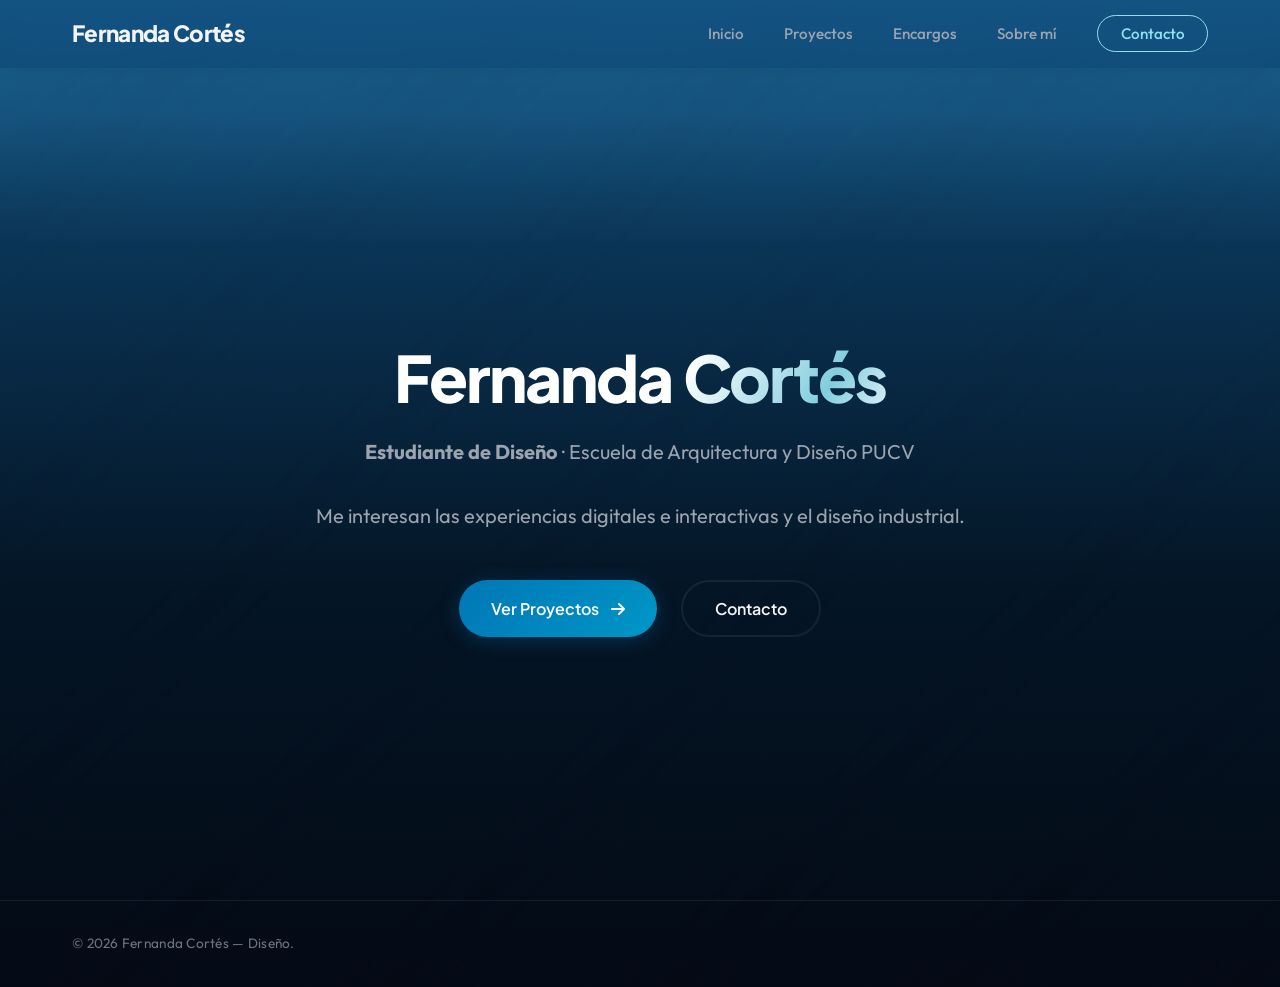
<file: index.html>
<!DOCTYPE html>
<html lang="es">
<head>
    <meta charset="UTF-8">
    <meta name="viewport" content="width=device-width, initial-scale=1.0">
    <title>Diseño Desde el Código | Presentación</title>
    <meta name="description" content="Portafolio profesional de desarrollo web y diseño de interfaces. Creación de aplicaciones interactivas con tecnologías modernas y estética premium.">
    <!-- Google Fonts -->
    <link rel="preconnect" href="https://fonts.googleapis.com">
    <link rel="preconnect" href="https://fonts.gstatic.com" crossorigin>
    <link href="https://fonts.googleapis.com/css2?family=Outfit:wght@300;400;500;600;700;800&family=Plus+Jakarta+Sans:wght@300;400;500;600;700;800&display=swap" rel="stylesheet">
    <!-- FontAwesome para iconos -->
    <link rel="stylesheet" href="https://cdnjs.cloudflare.com/ajax/libs/font-awesome/6.4.0/css/all.min.css">
    <!-- Stylesheet -->
    <link rel="stylesheet" href="styles.css">
</head>
    <!-- Rayos de Sol Submarinos (Caustics) - Se oculta a lectores de pantalla (aria-hidden="true") porque es un efecto puramente decorativo -->
    <div id="sunlight-rays" aria-hidden="true"></div>

    <!-- Fondo de Partículas Dinámico - Ocultado a lectores de pantalla para que no cause interferencia visual o auditiva -->
    <div id="hero-canvas-container" aria-hidden="true">
        <canvas id="hero-canvas"></canvas>
    </div>

    <!-- Barra de Navegación Principal - Con aria-label para describir su propósito -->
    <nav class="navbar" id="navbar" aria-label="Navegación principal">
        <div class="nav-container">
            <!-- Logotipo / Enlace que lleva al inicio de la página -->
            <a href="index.html" class="logo" id="nav-logo" aria-label="Fernanda Cortés - Volver al Inicio">
                Fernanda Cortés
            </a>
            
            <!-- Lista ordenada de enlaces de navegación -->
            <ul class="nav-menu" id="nav-menu">
                <li class="nav-item"><a href="index.html" class="nav-link active" id="link-inicio">Inicio</a></li>
                <li class="nav-item"><a href="proyectos.html" class="nav-link" id="link-proyectos">Proyectos</a></li>
                <li class="nav-item"><a href="encargos.html" class="nav-link" id="link-encargos">Encargos</a></li>
                <li class="nav-item"><a href="sobre-mi.html" class="nav-link" id="link-sobre-mi">Sobre mí</a></li>
                <li class="nav-item"><a href="contacto.html" class="nav-link btn-contact" id="link-contacto">Contacto</a></li>
            </ul>

            <!-- Botón de Menú Hamburguesa accesible mediante teclado -->
            <button class="hamburger" id="hamburger-menu" aria-label="Abrir menú de navegación" aria-expanded="false" aria-controls="nav-menu">
                <span class="bar" aria-hidden="true"></span>
                <span class="bar" aria-hidden="true"></span>
                <span class="bar" aria-hidden="true"></span>
            </button>
        </div>
    </nav>

    <!-- Sección Hero (Inicio) -->
    <header id="inicio" class="hero-section">
        <div class="hero-content">
            <h1 class="hero-title water-shimmer-text" id="hero-title">
                Fernanda Cortés
            </h1>
            <p class="hero-subtitle" id="hero-subtitle">
                <strong>Estudiante de Diseño</strong> · Escuela de Arquitectura y Diseño PUCV<br><br>
                Me interesan las experiencias digitales e interactivas y el diseño industrial.
            </p>
            <div class="hero-actions">
                <a href="proyectos.html" class="btn btn-primary" id="btn-hero-projects">
                    Ver Proyectos <i class="fa-solid fa-arrow-right"></i>
                </a>
                <a href="contacto.html" class="btn btn-secondary" id="btn-hero-contact">Contacto</a>
            </div>
        </div>
    </header>







    <!-- Footer -->
    <footer class="footer">
        <div class="container">
            <div class="footer-content-minimal">
                <p>&copy; 2026 Fernanda Cortés — Diseño.</p>
            </div>
        </div>
    </footer>

    <!-- Scripts -->
    <script src="script.js"></script>
</body>
</html>
</file>
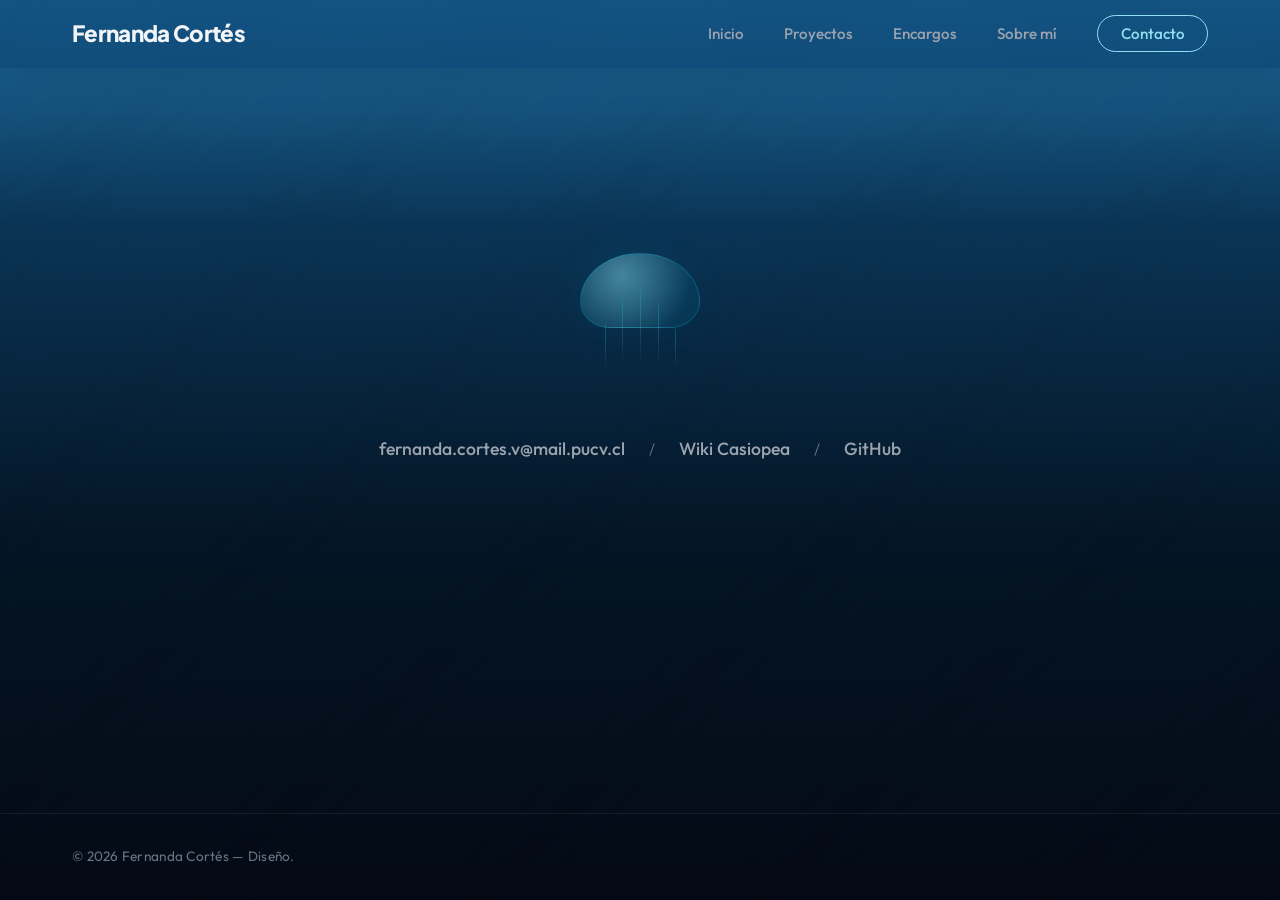
<file: contacto.html>
<!DOCTYPE html>
<html lang="es">
<head>
    <meta charset="UTF-8">
    <meta name="viewport" content="width=device-width, initial-scale=1.0">
    <title>Fernanda Cortés | Contacto</title>
    <meta name="description" content="Contacto - Escríbeme y hagamos algo increíble juntos. Enlaces a mi correo, Wiki Casiopea y GitHub.">
    <!-- Google Fonts -->
    <link rel="preconnect" href="https://fonts.googleapis.com">
    <link rel="preconnect" href="https://fonts.gstatic.com" crossorigin>
    <link href="https://fonts.googleapis.com/css2?family=Outfit:wght@300;400;500;600;700;800&family=Plus+Jakarta+Sans:wght@300;400;500;600;700;800&display=swap" rel="stylesheet">
    <!-- FontAwesome para iconos -->
    <link rel="stylesheet" href="https://cdnjs.cloudflare.com/ajax/libs/font-awesome/6.4.0/css/all.min.css">
    <!-- Stylesheet -->
    <link rel="stylesheet" href="styles.css">
</head>
<body>

    <!-- Rayos de Sol Submarinos (Caustics) - Se oculta a lectores de pantalla (aria-hidden="true") porque es un efecto puramente decorativo -->
    <div id="sunlight-rays" aria-hidden="true"></div>

    <!-- Fondo de Partículas Dinámico - Ocultado a lectores de pantalla para evitar interferencia visual o auditiva -->
    <div id="hero-canvas-container" aria-hidden="true">
        <canvas id="hero-canvas"></canvas>
    </div>

    <!-- Barra de Navegación Principal -->
    <nav class="navbar" id="navbar" aria-label="Navegación principal">
        <div class="nav-container">
            <!-- Logotipo / Enlace de inicio -->
            <a href="index.html" class="logo" id="nav-logo" aria-label="Fernanda Cortés - Volver al Inicio">
                Fernanda Cortés
            </a>
            
            <ul class="nav-menu" id="nav-menu">
                <li class="nav-item"><a href="index.html" class="nav-link" id="link-inicio">Inicio</a></li>
                <li class="nav-item"><a href="proyectos.html" class="nav-link" id="link-proyectos">Proyectos</a></li>
                <li class="nav-item"><a href="encargos.html" class="nav-link" id="link-encargos">Encargos</a></li>
                <li class="nav-item"><a href="sobre-mi.html" class="nav-link" id="link-sobre-mi">Sobre mí</a></li>
                <li class="nav-item"><a href="contacto.html" class="nav-link btn-contact active" id="link-contacto">Contacto</a></li>
            </ul>

            <!-- Botón de Menú Hamburguesa accesible mediante teclado -->
            <button class="hamburger" id="hamburger-menu" aria-label="Abrir menú de navegación" aria-expanded="false" aria-controls="nav-menu">
                <span class="bar" aria-hidden="true"></span>
                <span class="bar" aria-hidden="true"></span>
                <span class="bar" aria-hidden="true"></span>
            </button>
        </div>
    </nav>

    <!-- Sección de Contacto Directo -->
    <section id="contacto" class="contact-section section-padding">
        <div class="container">
            <h1 class="visually-hidden">Contacto</h1>
            <div class="contact-clean-content">
                <!-- Medusa Animada Interactiva - Ocultada a lectores de pantalla (aria-hidden) porque es un elemento estético -->
                <div class="contact-interactive-bubble" aria-hidden="true">
                    <span class="tentacle t1"></span>
                    <span class="tentacle t2"></span>
                    <span class="tentacle t3"></span>
                    <span class="tentacle t4"></span>
                    <span class="tentacle t5"></span>
                </div>
                <!-- Línea única de enlaces - Cada enlace tiene su aria-label explicativo -->
                <div class="contact-single-line">
                    <a href="mailto:fernanda.cortes.v@mail.pucv.cl" class="contact-single-link" aria-label="Enviar un correo electrónico a Fernanda Cortés">fernanda.cortes.v@mail.pucv.cl</a>
                    <span class="contact-divider" aria-hidden="true">/</span>
                    <a href="https://wiki.ead.pucv.cl/Fernanda_Cort%C3%A9s" target="_blank" class="contact-single-link" aria-label="Ver el perfil académico de Fernanda Cortés en Wiki Casiopea (abre en una nueva pestaña)">Wiki Casiopea</a>
                    <span class="contact-divider" aria-hidden="true">/</span>
                    <a href="https://github.com/cortesfernanda" target="_blank" class="contact-single-link" aria-label="Ver el repositorio de GitHub de Fernanda Cortés (abre en una nueva pestaña)">GitHub</a>
                </div>
            </div>
        </div>
    </section>



    <!-- Footer -->
    <footer class="footer">
        <div class="container">
            <div class="footer-content-minimal">
                <p>&copy; 2026 Fernanda Cortés — Diseño.</p>
            </div>
        </div>
    </footer>

    <!-- Scripts -->
    <script src="script.js"></script>
</body>
</html>
</file>
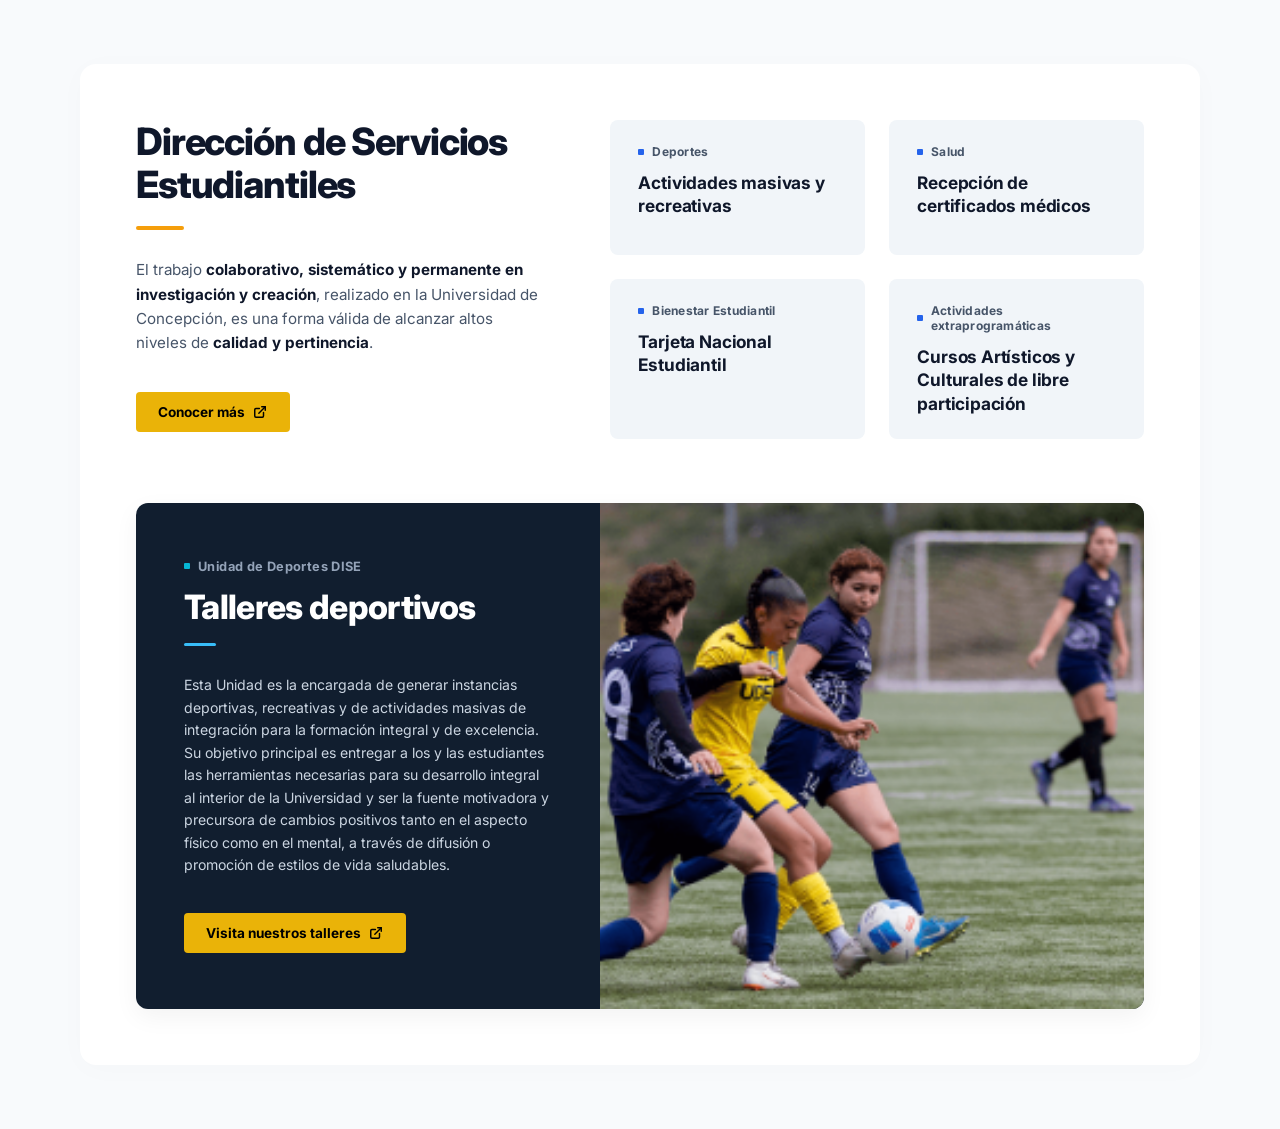
<file: ejercicio2.html>
<!DOCTYPE html>
<html lang="es">
<head>
    <meta charset="UTF-8">
    <meta name="viewport" content="width=device-width, initial-scale=1.0">
    <title>DISE - Dirección de Servicios Estudiantiles</title>
    <!-- Google Fonts: Inter para tipografía geométrica y legible -->
    <link rel="preconnect" href="https://fonts.googleapis.com">
    <link rel="preconnect" href="https://fonts.gstatic.com" crossorigin>
    <link href="https://fonts.googleapis.com/css2?family=Inter:wght@400;500;600;700;800&display=swap" rel="stylesheet">
    <link rel="stylesheet" href="ejercicio2.css">
</head>
<body>
    <!-- 
      BEM (Block, Element, Modifier) 
      - Contenedor Principal: .dise-container (Bloque)
    -->
    <div class="dise-container">
        
        <!-- 
          BLOQUE: .dise-services (Sección superior de servicios UdeC)
          Estructura: Grid que separa el bloque de introducción (__intro) de la grilla (__grid)
        -->
        <header class="dise-services">
            
            <!-- ELEMENTO: .dise-services__intro (Columna de presentación de la dirección) -->
            <div class="dise-services__intro">
                <h1 class="dise-services__title">Dirección de Servicios Estudiantiles</h1>
                <!-- ELEMENTO: .dise-services__divider con MODIFICADOR: orange -->
                <div class="dise-services__divider dise-services__divider--orange"></div>
                <p class="dise-services__description">
                    El trabajo <strong>colaborativo, sistemático y permanente en investigación y creación</strong>, realizado en la Universidad de Concepción, es una forma válida de alcanzar altos niveles de <strong>calidad y pertinencia</strong>.
                </p>
                <!-- BLOQUE REUTILIZABLE: .dise-btn con MODIFICADOR: orange -->
                <a href="#" class="dise-btn dise-btn--orange">
                    Conocer más
                    <!-- ELEMENTO: .dise-btn__icon (SVG del enlace externo) -->
                    <svg class="dise-btn__icon" viewBox="0 0 24 24" fill="none" stroke="currentColor" stroke-width="2.5" stroke-linecap="round" stroke-linejoin="round">
                        <path d="M18 13v6a2 2 0 0 1-2 2H5a2 2 0 0 1-2-2V8a2 2 0 0 1 2-2h6"></path>
                        <polyline points="15 3 21 3 21 9"></polyline>
                        <line x1="10" y1="14" x2="21" y2="3"></line>
                    </svg>
                </a>
            </div>

            <!-- ELEMENTO: .dise-services__grid (Contenedor 2x2 para las tarjetas de servicios) -->
            <div class="dise-services__grid">
                
                <!-- BLOQUE: .service-card (Tarjeta de servicio individual, reutilizable) -->
                <div class="service-card">
                    <div class="service-card__meta">
                        <!-- ELEMENTO: .service-card__marker con MODIFICADOR: blue -->
                        <span class="service-card__marker service-card__marker--blue" aria-hidden="true"></span>
                        Deportes
                    </div>
                    <h2 class="service-card__title">Actividades masivas y recreativas</h2>
                </div>

                <!-- BLOQUE: .service-card (Tarjeta 2) -->
                <div class="service-card">
                    <div class="service-card__meta">
                        <span class="service-card__marker service-card__marker--blue" aria-hidden="true"></span>
                        Salud
                    </div>
                    <h2 class="service-card__title">Recepción de certificados médicos</h2>
                </div>

                <!-- BLOQUE: .service-card (Tarjeta 3) -->
                <div class="service-card">
                    <div class="service-card__meta">
                        <span class="service-card__marker service-card__marker--blue" aria-hidden="true"></span>
                        Bienestar Estudiantil
                    </div>
                    <h2 class="service-card__title">Tarjeta Nacional Estudiantil</h2>
                </div>

                <!-- BLOQUE: .service-card (Tarjeta 4) -->
                <div class="service-card">
                    <div class="service-card__meta">
                        <span class="service-card__marker service-card__marker--blue" aria-hidden="true"></span>
                        Actividades extraprogramáticas
                    </div>
                    <h2 class="service-card__title">Cursos Artísticos y Culturales de libre participación</h2>
                </div>
                
            </div>
        </header>

        <!-- 
          BLOQUE: .dise-banner (Sección inferior destacada de talleres deportivos)
          Estructura: Tarjeta dividida en información interna (__info) e imagen (__image-container)
        -->
        <main class="dise-banner">
            <div class="dise-banner__card">
                
                <!-- ELEMENTO: .dise-banner__info (Columna de contenido oscuro) -->
                <div class="dise-banner__info">
                    <div class="dise-banner__meta">
                        <!-- ELEMENTO: .dise-banner__marker con MODIFICADOR: cyan -->
                        <span class="dise-banner__marker dise-banner__marker--cyan" aria-hidden="true"></span>
                        Unidad de Deportes DISE
                    </div>
                    <h2 class="dise-banner__title">Talleres deportivos</h2>
                    <!-- ELEMENTO: .dise-banner__divider con MODIFICADOR: blue -->
                    <div class="dise-banner__divider dise-banner__divider--blue"></div>
                    <p class="dise-banner__description">
                        Esta Unidad es la encargada de generar instancias deportivas, recreativas y de actividades masivas de integración para la formación integral y de excelencia. Su objetivo principal es entregar a los y las estudiantes las herramientas necesarias para su desarrollo integral al interior de la Universidad y ser la fuente motivadora y precursora de cambios positivos tanto en el aspecto físico como en el mental, a través de difusión o promoción de estilos de vida saludables.
                    </p>
                    <!-- BLOQUE REUTILIZABLE: .dise-btn con MODIFICADOR: orange -->
                    <a href="#" class="dise-btn dise-btn--orange">
                        Visita nuestros talleres
                        <svg class="dise-btn__icon" viewBox="0 0 24 24" fill="none" stroke="currentColor" stroke-width="2.5" stroke-linecap="round" stroke-linejoin="round">
                            <path d="M18 13v6a2 2 0 0 1-2 2H5a2 2 0 0 1-2-2V8a2 2 0 0 1 2-2h6"></path>
                            <polyline points="15 3 21 3 21 9"></polyline>
                            <line x1="10" y1="14" x2="21" y2="3"></line>
                        </svg>
                    </a>
                </div>

                <!-- ELEMENTO: .dise-banner__image-container (Columna con imagen de fondo) -->
                <div class="dise-banner__image-container">
                    <img src="assets/ejercicio2.png" alt="Estudiantes jugando fútbol en cancha de césped" class="dise-banner__image">
                </div>
                
            </div>
        </main>

    </div>
</body>
</html>
</file>
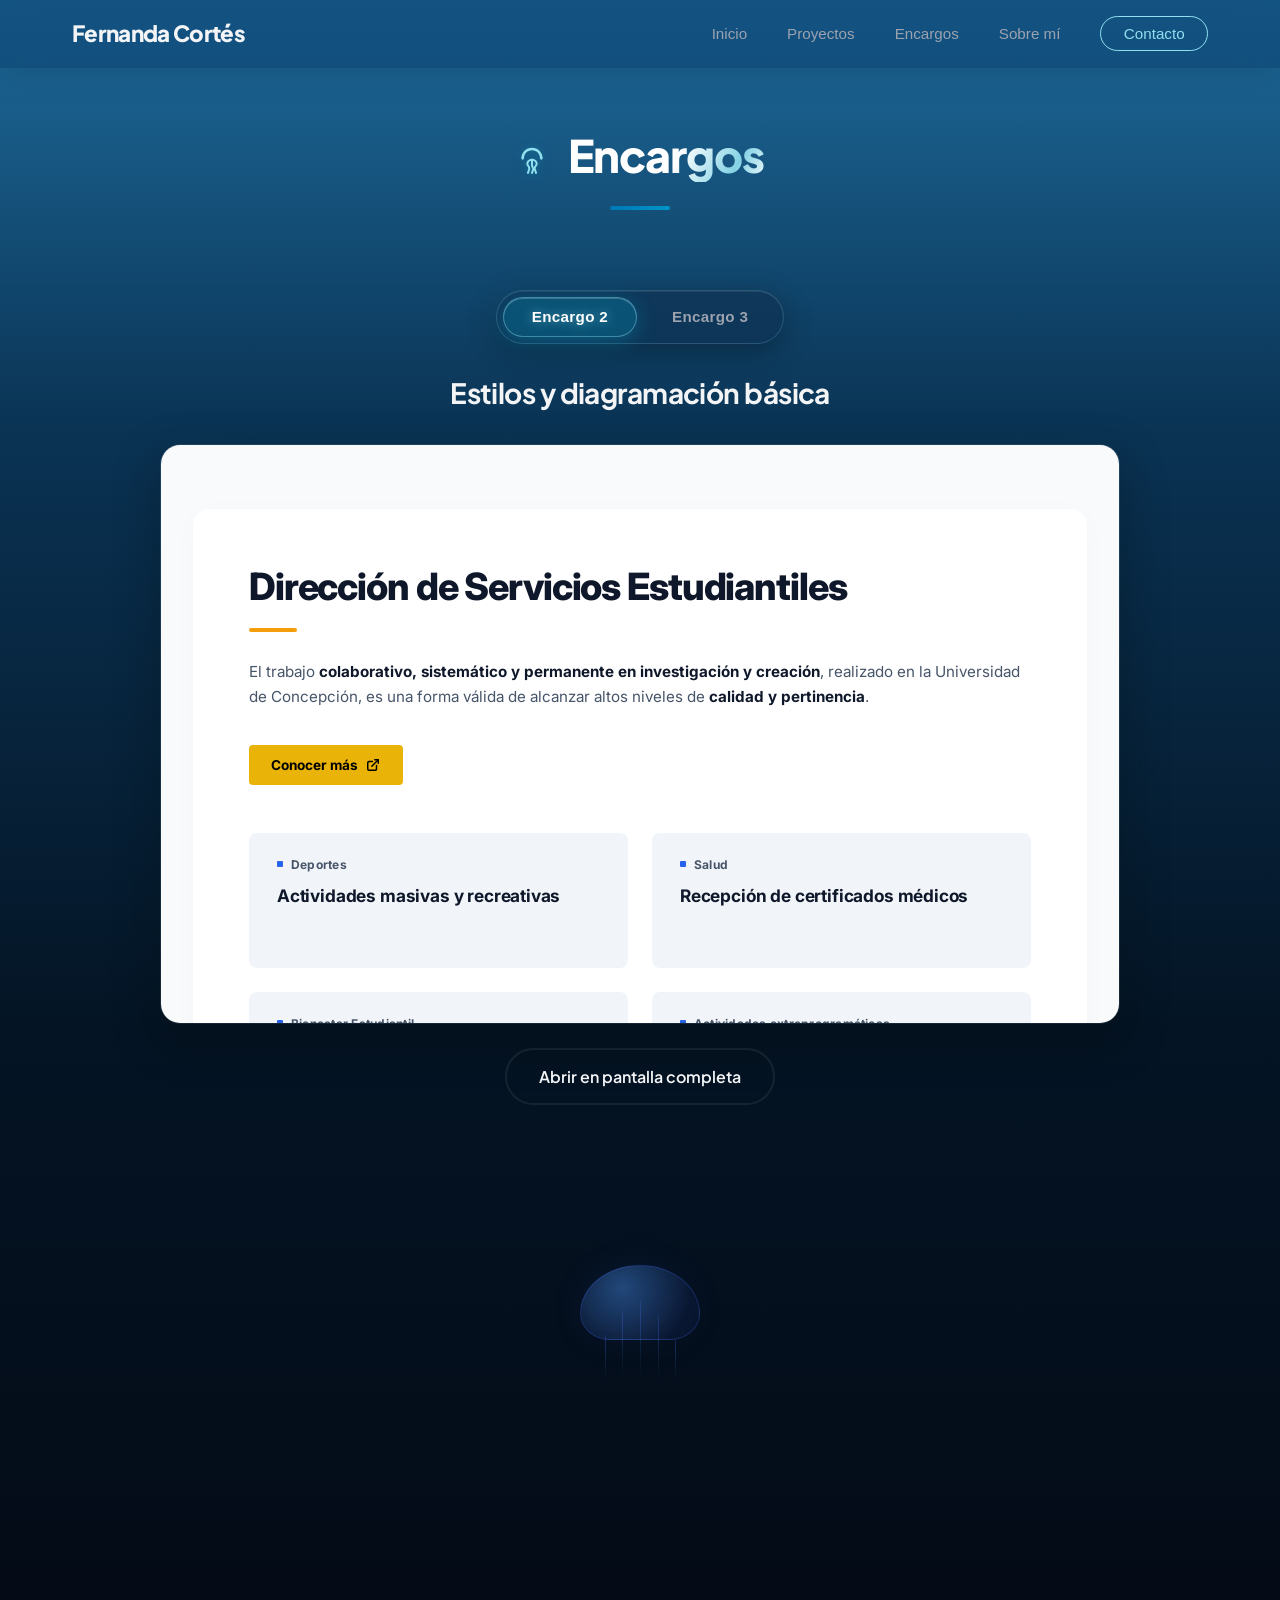
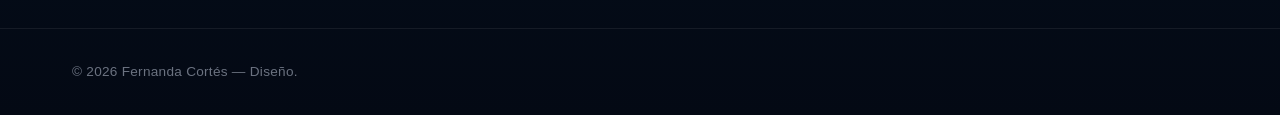
<file: ejercicios.html>
<!DOCTYPE html>
<html lang="es">
<head>
    <meta charset="UTF-8">
    <meta name="viewport" content="width=device-width, initial-scale=1.0">
    <title>Fernanda Cortés — Encargos</title>
    <!-- Google Fonts: Plus Jakarta Sans para cuerpo y Playfair Display para títulos -->
    <link rel="preconnect" href="https://fonts.googleapis.com">
    <link rel="preconnect" href="https://fonts.gstatic.com" crossorigin>
    <link href="https://fonts.googleapis.com/css2?family=Plus+Jakarta+Sans:wght@400;500;600;700&family=Playfair+Display:ital,wght@0,500;0,600;0,700;1,500&display=swap" rel="stylesheet">
    <link rel="stylesheet" href="styles.css">
</head>
<body>
    <!-- Canvas de Fondo Bioluminiscente -->
    <div id="hero-canvas-container">
        <canvas id="hero-canvas"></canvas>
    </div>

    <!-- Barra de Navegación Principal -->
    <nav class="navbar" id="navbar" aria-label="Navegación principal">
        <div class="nav-container">
            <a href="index.html" class="logo" id="nav-logo" aria-label="Fernanda Cortés - Volver al Inicio">
                Fernanda Cortés
            </a>
            
            <ul class="nav-menu" id="nav-menu">
                <li class="nav-item"><a href="index.html" class="nav-link" id="link-inicio">Inicio</a></li>
                <li class="nav-item"><a href="proyectos.html" class="nav-link" id="link-proyectos">Proyectos</a></li>
                <li class="nav-item"><a href="encargos.html" class="nav-link active" id="link-encargos">Encargos</a></li>
                <li class="nav-item"><a href="sobre-mi.html" class="nav-link" id="link-sobre-mi">Sobre mí</a></li>
                <li class="nav-item"><a href="contacto.html" class="nav-link btn-contact" id="link-contacto">Contacto</a></li>
            </ul>

            <!-- Botón de Menú Hamburguesa para móviles -->
            <button class="hamburger" id="hamburger-menu" aria-label="Abrir menú de navegación" aria-expanded="false" aria-controls="nav-menu">
                <span class="bar" aria-hidden="true"></span>
                <span class="bar" aria-hidden="true"></span>
                <span class="bar" aria-hidden="true"></span>
            </button>
        </div>
    </nav>

    <!-- Sección de Encargos con Pestañas Interactivas -->
    <section id="encargos" class="exercises-section encargos-section section-padding">
        <div class="container">
            <div class="section-header">
                <h1 class="section-title">
                    <svg class="title-icon-jelly" viewBox="0 0 24 24" aria-hidden="true">
                        <path d="M12,2 C7.58,2 4,5.58 4,10 C4,10.5 4.5,11 5,11 C5.5,11 6,10.5 6,10 C6,6.69 8.69,4 12,4 C15.31,4 18,6.69 18,10 C18,10.5 18.5,11 19,11 C19.5,11 20,10.5 20,10 C20,5.58 16.42,2 12,2 Z" fill="currentColor"/>
                        <path d="M12,11 C9.5,11 8.5,13 8.5,14 C8.5,15.5 10,16 10,17.5 C10,19 9,20 9,21" fill="none" stroke="currentColor" stroke-width="1.5" stroke-linecap="round"/>
                        <path d="M12,11 C12,13 12,13.5 12,15 C12,16.5 13,17 13,18 C13,19 12,20 12,21" fill="none" stroke="currentColor" stroke-width="1.5" stroke-linecap="round"/>
                        <path d="M12,11 C14.5,11 15.5,13 15.5,14 C15.5,15.5 14,16 14,17.5 C14,19 15,20 15,21" fill="none" stroke="currentColor" stroke-width="1.5" stroke-linecap="round"/>
                    </svg>
                    <span class="water-shimmer-text">Encargos</span>
                </h1>
                <div class="header-line"></div>
            </div>

            <!-- Selector de Pestañas Segmentado (Pill Switcher) -->
            <div class="tabs-control-container">
                <button class="tab-btn active" data-target="encargo-2">Encargo 2</button>
                <button class="tab-btn" data-target="encargo-3">Encargo 3</button>
            </div>

            <!-- Contenedores de Contenido de Pestañas -->
            <div class="tabs-content-container">
                <!-- Contenido Encargo 2 (Activo por defecto) -->
                <div class="tab-content active" id="encargo-2">
                    <div class="exercise-info-header">
                        <h2>Estilos y diagramación básica</h2>
                    </div>
                    <div class="exercise-preview-card">
                        <div class="iframe-wrapper">
                            <iframe src="ejercicio2.html" title="Encargo 2" loading="lazy"></iframe>
                        </div>
                        <div class="exercise-actions">
                            <a href="ejercicio2.html" target="_blank" class="btn btn-secondary">
                                Abrir en pantalla completa
                            </a>
                        </div>
                    </div>
                </div>

                <!-- Contenido Encargo 3 -->
                <div class="tab-content" id="encargo-3">
                    <div class="exercise-info-header">
                        <h2>Próximo encargo</h2>
                    </div>
                    <div class="exercise-preview-card">
                        <div class="iframe-wrapper">
                            <iframe src="encargo3.html" title="Encargo 3" loading="lazy"></iframe>
                        </div>
                        <div class="exercise-actions">
                            <a href="encargo3.html" target="_blank" class="btn btn-secondary">
                                Abrir en pantalla completa
                            </a>
                        </div>
                    </div>
                </div>
            </div>

            <!-- Medusa Decorativa Interactiva (Cobalto) de Cierre -->
            <div class="projects-decor-container" aria-hidden="true">
                <div class="jellyfish-cobalt">
                    <span class="tentacle t1"></span>
                    <span class="tentacle t2"></span>
                    <span class="tentacle t3"></span>
                    <span class="tentacle t4"></span>
                    <span class="tentacle t5"></span>
                </div>
            </div>
        </div>
    </section>

    <!-- Footer -->
    <footer class="footer">
        <div class="container">
            <div class="footer-content-minimal">
                <p>&copy; 2026 Fernanda Cortés — Diseño.</p>
            </div>
        </div>
    </footer>

    <!-- Scripts -->
    <script src="script.js"></script>
</body>
</html>
</file>
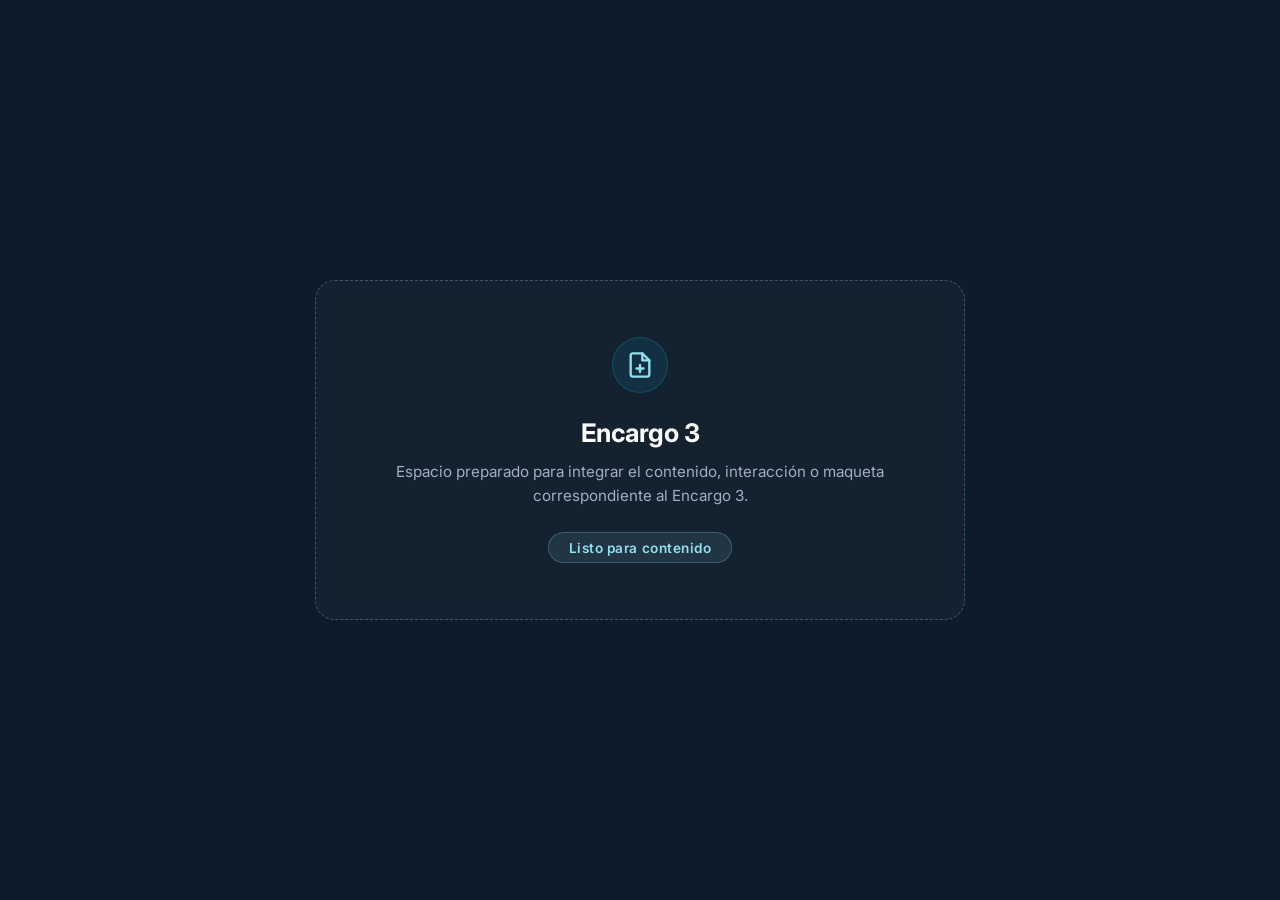
<file: encargo3.html>
<!DOCTYPE html>
<html lang="es">
<head>
    <meta charset="UTF-8">
    <meta name="viewport" content="width=device-width, initial-scale=1.0">
    <title>Encargo 3 — Presentación</title>
    <link rel="preconnect" href="https://fonts.googleapis.com">
    <link rel="preconnect" href="https://fonts.gstatic.com" crossorigin>
    <link href="https://fonts.googleapis.com/css2?family=Inter:wght@400;500;600;700;800&display=swap" rel="stylesheet">
    <style>
        * {
            margin: 0;
            padding: 0;
            box-sizing: border-box;
        }
        body {
            font-family: 'Inter', -apple-system, BlinkMacSystemFont, "Segoe UI", Roboto, sans-serif;
            background-color: #0d1b2a;
            color: #e0e1dd;
            min-height: 100vh;
            display: flex;
            align-items: center;
            justify-content: center;
            padding: 2rem;
        }
        .placeholder-card {
            max-width: 650px;
            width: 100%;
            background: rgba(255, 255, 255, 0.03);
            border: 1px dashed rgba(144, 224, 239, 0.3);
            border-radius: 20px;
            padding: 3.5rem 2.5rem;
            text-align: center;
            backdrop-filter: blur(10px);
        }
        .placeholder-icon {
            width: 56px;
            height: 56px;
            margin: 0 auto 1.5rem;
            color: #90e0ef;
            display: flex;
            align-items: center;
            justify-content: center;
            background: rgba(0, 180, 216, 0.1);
            border-radius: 50%;
            border: 1px solid rgba(0, 180, 216, 0.25);
        }
        .placeholder-icon svg {
            width: 28px;
            height: 28px;
        }
        h1 {
            font-size: 1.6rem;
            font-weight: 700;
            color: #ffffff;
            margin-bottom: 0.75rem;
            letter-spacing: -0.02em;
        }
        p {
            font-size: 0.95rem;
            line-height: 1.6;
            color: #a0aec0;
            margin-bottom: 1.5rem;
        }
        .placeholder-tag {
            display: inline-block;
            background: rgba(144, 224, 239, 0.1);
            border: 1px solid rgba(144, 224, 239, 0.25);
            color: #90e0ef;
            padding: 0.4rem 1.2rem;
            border-radius: 50px;
            font-size: 0.85rem;
            font-weight: 600;
            letter-spacing: 0.04em;
        }
    </style>
</head>
<body>
    <div class="placeholder-card">
        <div class="placeholder-icon">
            <svg viewBox="0 0 24 24" fill="none" stroke="currentColor" stroke-width="2" stroke-linecap="round" stroke-linejoin="round">
                <path d="M14 2H6a2 2 0 0 0-2 2v16a2 2 0 0 0 2 2h12a2 2 0 0 0 2-2V8z"></path>
                <polyline points="14 2 14 8 20 8"></polyline>
                <line x1="12" y1="18" x2="12" y2="12"></line>
                <line x1="9" y1="15" x2="15" y2="15"></line>
            </svg>
        </div>
        <h1>Encargo 3</h1>
        <p>Espacio preparado para integrar el contenido, interacción o maqueta correspondiente al Encargo 3.</p>
        <span class="placeholder-tag">Listo para contenido</span>
    </div>
</body>
</html>
</file>
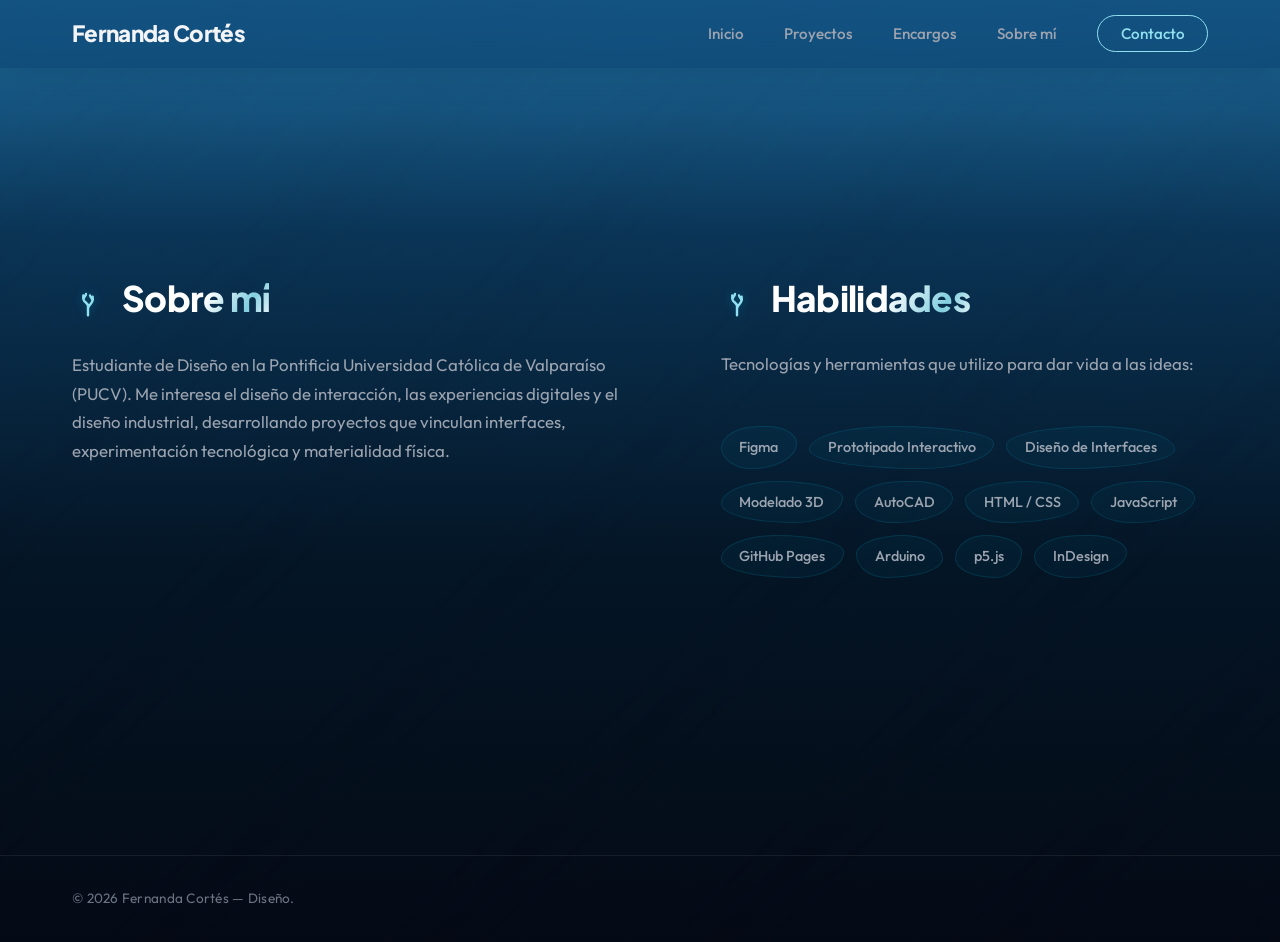
<file: sobre-mi.html>
<!DOCTYPE html>
<html lang="es">
<head>
    <meta charset="UTF-8">
    <meta name="viewport" content="width=device-width, initial-scale=1.0">
    <title>Fernanda Cortés | Sobre mí</title>
    <meta name="description" content="Sobre mí - Estudiante de Diseño en la Escuela de Arquitectura y Diseño PUCV. Intereses en experiencias digitales, interactivas y diseño industrial.">
    <!-- Google Fonts -->
    <link rel="preconnect" href="https://fonts.googleapis.com">
    <link rel="preconnect" href="https://fonts.gstatic.com" crossorigin>
    <link href="https://fonts.googleapis.com/css2?family=Outfit:wght@300;400;500;600;700;800&family=Plus+Jakarta+Sans:wght@300;400;500;600;700;800&display=swap" rel="stylesheet">
    <!-- FontAwesome para iconos -->
    <link rel="stylesheet" href="https://cdnjs.cloudflare.com/ajax/libs/font-awesome/6.4.0/css/all.min.css">
    <!-- Stylesheet -->
    <link rel="stylesheet" href="styles.css">
</head>
<body>

    <!-- Rayos de Sol Submarinos (Caustics) - Se oculta a lectores de pantalla (aria-hidden="true") porque es un efecto puramente decorativo -->
    <div id="sunlight-rays" aria-hidden="true"></div>

    <!-- Fondo de Partículas Dinámico - Ocultado a lectores de pantalla para evitar interferencias -->
    <div id="hero-canvas-container" aria-hidden="true">
        <canvas id="hero-canvas"></canvas>
    </div>

    <!-- Barra de Navegación Principal -->
    <nav class="navbar" id="navbar" aria-label="Navegación principal">
        <div class="nav-container">
            <!-- Logotipo / Enlace al inicio -->
            <a href="index.html" class="logo" id="nav-logo" aria-label="Fernanda Cortés - Volver al Inicio">
                Fernanda Cortés
            </a>
            
            <ul class="nav-menu" id="nav-menu">
                <li class="nav-item"><a href="index.html" class="nav-link" id="link-inicio">Inicio</a></li>
                <li class="nav-item"><a href="proyectos.html" class="nav-link" id="link-proyectos">Proyectos</a></li>
                <li class="nav-item"><a href="encargos.html" class="nav-link" id="link-encargos">Encargos</a></li>
                <li class="nav-item"><a href="sobre-mi.html" class="nav-link active" id="link-sobre-mi">Sobre mí</a></li>
                <li class="nav-item"><a href="contacto.html" class="nav-link btn-contact" id="link-contacto">Contacto</a></li>
            </ul>

            <!-- Botón de Menú Hamburguesa accesible mediante teclado -->
            <button class="hamburger" id="hamburger-menu" aria-label="Abrir menú de navegación" aria-expanded="false" aria-controls="nav-menu">
                <span class="bar" aria-hidden="true"></span>
                <span class="bar" aria-hidden="true"></span>
                <span class="bar" aria-hidden="true"></span>
            </button>
        </div>
    </nav>

    <!-- Sección Sobre Mí y Habilidades - Estructura semántica utilizando la etiqueta <section> con su identificador correspondiente -->
    <section id="sobre-mi" class="about-section section-padding">
        <div class="container">
            <!-- Grilla limpia en dos columnas (definida mediante CSS Grid) -->
            <div class="about-clean-grid">
                <!-- Columna Izquierda: Información de presentación personal (Sobre mí) -->
                <div class="about-text">
                    <h1 class="about-title">
                        <svg class="title-icon-coral" viewBox="0 0 24 24" aria-hidden="true">
                            <path d="M12,22 L12,14 M12,17 C12,15 14,14 15,12 C16,10 15.5,8 15.5,8 M15,10 C15,9 13.5,8.5 13.5,7 M12,15 C12,13 10,12.5 9,11 C8,9.5 8.5,7.5 8.5,7 M9,9 C9,8 10.5,7.5 10.5,6" fill="none" stroke="currentColor" stroke-width="1.8" stroke-linecap="round"/>
                        </svg>
                        <span class="water-shimmer-text">Sobre mí</span>
                    </h1>
                    <p>
                        Estudiante de Diseño en la Pontificia Universidad Católica de Valparaíso (PUCV). Me interesa el diseño de interacción, las experiencias digitales y el diseño industrial, desarrollando proyectos que vinculan interfaces, experimentación tecnológica y materialidad física.
                    </p>
                </div>

                <!-- Columna Derecha: Lista de Habilidades y Tecnologías -->
                <div class="skills-clean">
                    <h2 class="about-title">
                        <svg class="title-icon-coral" viewBox="0 0 24 24" aria-hidden="true">
                            <path d="M12,22 L12,14 M12,17 C12,15 14,14 15,12 C16,10 15.5,8 15.5,8 M15,10 C15,9 13.5,8.5 13.5,7 M12,15 C12,13 10,12.5 9,11 C8,9.5 8.5,7.5 8.5,7 M9,9 C9,8 10.5,7.5 10.5,6" fill="none" stroke="currentColor" stroke-width="1.8" stroke-linecap="round"/>
                        </svg>
                        <span class="water-shimmer-text">Habilidades</span>
                    </h2>
                    <p class="skills-intro">Tecnologías y herramientas que utilizo para dar vida a las ideas:</p>
                    <!-- Contenedor flex-wrap para organizar las burbujas orgánicas de habilidades -->
                    <div class="skills-tags">
                        <span class="skill-tag">Figma</span>
                        <span class="skill-tag">Prototipado Interactivo</span>
                        <span class="skill-tag">Diseño de Interfaces</span>
                        <span class="skill-tag">Modelado 3D</span>
                        <span class="skill-tag">AutoCAD</span>
                        <span class="skill-tag">HTML / CSS</span>
                        <span class="skill-tag">JavaScript</span>
                        <span class="skill-tag">GitHub Pages</span>
                        <span class="skill-tag">Arduino</span>
                        <span class="skill-tag">p5.js</span>
                        <span class="skill-tag">InDesign</span>
                    </div>
                </div>
            </div>
        </div>
    </section>



    <!-- Footer -->
    <footer class="footer">
        <div class="container">
            <div class="footer-content-minimal">
                <p>&copy; 2026 Fernanda Cortés — Diseño.</p>
            </div>
        </div>
    </footer>

    <!-- Scripts -->
    <script src="script.js"></script>
</body>
</html>
</file>
<file: styles.css>
/* ==========================================================================
   PORTAFOLIO PREMIUM - ESTILOS PRINCIPALES
   ========================================================================== */

/* Variables y Tokens de Diseño */
:root {
    --bg-primary: #040914;
    --bg-secondary: #0a1424;
    --bg-tertiary: #12243d;
    --primary: #0077b6;
    --primary-light: #90e0ef;
    --secondary: #0096c7;
    --accent: #00b4d8;
    --accent-rgb: 0, 180, 216;
    --success: #10b981;
    --error: #ef4444;
    
    --text-primary: #f3f4f6;
    --text-secondary: #9ca3af;
    --text-muted: #6b7280;
    
    --primary-grad: linear-gradient(135deg, var(--primary), var(--secondary));
    --accent-grad: linear-gradient(135deg, var(--secondary), var(--accent));
    --dark-grad: linear-gradient(180deg, var(--bg-primary), var(--bg-secondary));
    
    --glass-bg: rgba(18, 18, 33, 0.6);
    --glass-border: rgba(255, 255, 255, 0.07);
    --glass-shadow: 0 8px 32px 0 rgba(0, 0, 0, 0.37);
    
    --font-heading: 'Plus Jakarta Sans', sans-serif;
    --font-body: 'Outfit', sans-serif;
    
    --transition-smooth: all 0.4s cubic-bezier(0.16, 1, 0.3, 1);
    --transition-fast: all 0.2s ease;
}

/* Reset de Estilos */
*, *::before, *::after {
    box-sizing: border-box;
    margin: 0;
    padding: 0;
}

html {
    scroll-behavior: smooth;
    font-size: 16px;
    background-color: var(--bg-primary);
    color: var(--text-primary);
}

body {
    font-family: var(--font-body);
    line-height: 1.6;
    overflow-x: hidden;
    background: linear-gradient(to bottom, #1e6b9c 0%, #0a3354 25%, #041424 60%, #040914 100%);
    background-attachment: scroll;
    display: flex;
    flex-direction: column;
    min-height: 100vh;
}

/* Rayos de Sol Submarinos (Caustics Effect) */
#sunlight-rays {
    position: fixed;
    top: -50%;
    left: -50%;
    right: -50%;
    bottom: -50%;
    background: repeating-linear-gradient(
        -45deg,
        rgba(144, 224, 239, 0.04) 0px,
        rgba(144, 224, 239, 0.04) 50px,
        transparent 100px,
        transparent 200px
    );
    filter: blur(45px);
    pointer-events: none;
    z-index: 1;
    mix-blend-mode: overlay;
    animation: ray-shimmer 25s ease-in-out infinite alternate;
}

@keyframes ray-shimmer {
    0% {
        transform: rotate(-8deg) translateY(0);
        opacity: 0.5;
    }
    50% {
        transform: rotate(-4deg) translateY(-30px);
        opacity: 1;
    }
    100% {
        transform: rotate(-10deg) translateY(15px);
        opacity: 0.5;
    }
}

/* Scrollbar Personalizado */
::-webkit-scrollbar {
    width: 10px;
}
::-webkit-scrollbar-track {
    background: var(--bg-primary);
}
::-webkit-scrollbar-thumb {
    background: var(--bg-tertiary);
    border-radius: 5px;
    border: 2px solid var(--bg-primary);
}
::-webkit-scrollbar-thumb:hover {
    background: var(--primary);
}

/* Tipografía y Elementos Comunes */
h1, h2, h3, h4, h5, h6 {
    font-family: var(--font-heading);
    font-weight: 700;
    letter-spacing: -0.02em;
    line-height: 1.2;
}

a {
    color: inherit;
    text-decoration: none;
    transition: var(--transition-fast);
}

ul {
    list-style: none;
}

img {
    max-width: 100%;
    height: auto;
    display: block;
}

/* Clases de Utilidad */
.container {
    width: 100%;
    max-width: 1200px;
    margin: 0 auto;
    padding: 0 2rem;
}

.section-padding {
    padding: 8rem 0;
}

.glass-card {
    background: var(--glass-bg);
    backdrop-filter: blur(12px) saturate(180%);
    -webkit-backdrop-filter: blur(12px) saturate(180%);
    border: 1px solid var(--glass-border);
    border-radius: 16px;
    box-shadow: var(--glass-shadow);
    transition: var(--transition-smooth);
}

.text-gradient {
    background: var(--primary-grad);
    -webkit-background-clip: text;
    -webkit-text-fill-color: transparent;
    background-clip: text;
}

/* Cabecera de Secciones */
.section-header {
    text-align: center;
    margin-bottom: 5rem;
}

.section-tagline {
    font-size: 0.9rem;
    text-transform: uppercase;
    letter-spacing: 0.15em;
    color: var(--accent);
    font-weight: 600;
    margin-bottom: 0.5rem;
    display: block;
}

.section-title {
    font-size: 2.8rem;
    font-weight: 800;
    position: relative;
    display: inline-block;
    padding-bottom: 1rem;
}

.header-line {
    width: 60px;
    height: 4px;
    background: var(--primary-grad);
    margin: 0.5rem auto 0;
    border-radius: 2px;
}

/* Botones */
.btn {
    display: inline-flex;
    align-items: center;
    gap: 0.75rem;
    padding: 0.85rem 2rem;
    font-size: 1rem;
    font-weight: 600;
    border-radius: 50px;
    transition: var(--transition-smooth);
    cursor: pointer;
    font-family: var(--font-heading);
}

.btn-primary {
    background: var(--primary-grad);
    color: #fff;
    border: none;
    box-shadow: 0 4px 20px rgba(0, 119, 182, 0.3);
}

.btn-primary:hover {
    transform: translateY(-3px);
    box-shadow: 0 8px 30px rgba(0, 119, 182, 0.5);
}

.btn-secondary {
    background: transparent;
    color: var(--text-primary);
    border: 2px solid var(--glass-border);
    backdrop-filter: blur(8px);
}

.btn-secondary:hover {
    background: rgba(255, 255, 255, 0.05);
    border-color: var(--text-primary);
    transform: translateY(-3px);
}

/* Canvas de Fondo */
#hero-canvas-container {
    position: fixed;
    top: 0;
    left: 0;
    width: 100vw;
    height: 100vh;
    z-index: -1;
    overflow: hidden;
    pointer-events: none;
    opacity: 0.45;
}

#hero-canvas {
    width: 100%;
    height: 100%;
}

/* ==========================================================================
   NAVEGACIÓN (Navbar)
   ========================================================================== */
.navbar {
    position: fixed;
    top: 0;
    left: 0;
    width: 100%;
    z-index: 1000;
    padding: 1rem 0;
    background: rgba(12, 64, 110, 0.55); /* Azul turquesa traslúcido más claro y brillante */
    backdrop-filter: blur(18px);
    -webkit-backdrop-filter: blur(18px);
    box-shadow: 0 8px 32px rgba(4, 20, 36, 0.15);
    transition: background 0.3s ease, box-shadow 0.3s ease;
}

.navbar.scrolled {
    padding: 1rem 0;
    background: rgba(12, 64, 110, 0.7); /* Se vuelve un poco más densa al hacer scroll */
    box-shadow: 0 8px 32px rgba(4, 20, 36, 0.25);
}

.nav-container {
    display: flex;
    justify-content: space-between;
    align-items: center;
    max-width: 1200px;
    margin: 0 auto;
    padding: 0 2rem;
}

.logo {
    font-size: 1.4rem;
    font-weight: 800;
    font-family: var(--font-heading);
    letter-spacing: -0.03em;
}

.logo-accent {
    color: var(--accent);
    font-weight: 600;
}

.nav-menu {
    display: flex;
    align-items: center;
    gap: 2.5rem;
}

.nav-link {
    font-size: 0.95rem;
    font-weight: 500;
    position: relative;
    padding: 0.5rem 0;
    color: var(--text-secondary);
}

.nav-link::after {
    content: '';
    position: absolute;
    bottom: -2px;
    left: 0;
    width: 0;
    height: 3px;
    background: var(--primary-grad);
    border-radius: 4px 4px 0 0; /* Forma de ola redondeada */
    transition: var(--transition-smooth);
    box-shadow: 0 0 8px rgba(144, 224, 239, 0.8); /* Brillo de ola */
}

.nav-link:hover, .nav-link.active {
    color: var(--text-primary);
}

.nav-link:hover::after, .nav-link.active::after {
    width: 100%;
}

.btn-contact {
    padding: 0.5rem 1.4rem;
    border: 1px solid var(--primary-light);
    border-radius: 50px; /* Cápsula / óvalo completo orgánico */
    color: var(--primary-light);
    transition: var(--transition-smooth);
}

.btn-contact::after {
    display: none;
}

.btn-contact:hover {
    background: var(--primary);
    color: #fff;
    border-color: var(--primary);
    box-shadow: 0 4px 15px rgba(0, 119, 182, 0.3);
}

/* Menú Hamburguesa */
.hamburger {
    display: none; /* Oculto en computadoras */
    cursor: pointer;
    background: rgba(144, 224, 239, 0.08); /* Fondo de burbuja traslúcida */
    border: 1px solid rgba(144, 224, 239, 0.25);
    border-radius: 50%;
    width: 42px;
    height: 42px;
    position: relative;
    align-items: center;
    justify-content: center;
    transition: all 0.4s cubic-bezier(0.25, 0.8, 0.25, 1);
    box-shadow: 0 0 10px rgba(144, 224, 239, 0.05);
    outline: none;
    -webkit-appearance: none;
    appearance: none;
}

.hamburger:hover, .hamburger.active {
    background: rgba(144, 224, 239, 0.2);
    border-color: rgba(144, 224, 239, 0.6);
    box-shadow: 0 0 15px rgba(144, 224, 239, 0.3);
}

.bar {
    display: block;
    width: 18px; /* Más delicado */
    height: 2px; /* Más delgado */
    background-color: var(--text-primary);
    border-radius: 1px;
    transition: all 0.3s cubic-bezier(0.25, 0.8, 0.25, 1);
    position: absolute;
}

.bar:nth-child(1) {
    transform: translateY(-5px);
}
.bar:nth-child(2) {
    transform: scaleX(0.7); /* La del medio más corta (estilo ola) */
    transform-origin: center;
}
.bar:nth-child(3) {
    transform: translateY(5px);
}

/* ==========================================================================
   SECCIÓN HERO (Inicio)
   ========================================================================== */
.hero-section {
    min-height: 100vh;
    display: flex;
    flex-direction: column;
    justify-content: flex-start;
    align-items: center;
    text-align: center;
    padding: 38vh 2rem 0 2rem;
    position: relative;
    z-index: 2;
}

.hero-content {
    max-width: 850px;
    display: flex;
    flex-direction: column;
    align-items: center;
    gap: 1.5rem;
    animation: fadeInUp 1s cubic-bezier(0.16, 1, 0.3, 1) forwards;
}

.badge {
    background: rgba(0, 119, 182, 0.12);
    border: 1px solid rgba(0, 119, 182, 0.25);
    padding: 0.5rem 1.25rem;
    border-radius: 50px;
    font-size: 0.85rem;
    font-weight: 600;
    color: var(--primary-light);
    letter-spacing: 0.05em;
    backdrop-filter: blur(8px);
}

.hero-title {
    font-size: 4rem;
    font-weight: 800;
    line-height: 1.1;
    letter-spacing: -0.03em;
}

.hero-subtitle {
    font-size: 1.25rem;
    color: var(--text-secondary);
    max-width: 650px;
    line-height: 1.6;
    margin-bottom: 1.5rem;
}

.hero-actions {
    display: flex;
    gap: 1.5rem;
}

.scroll-indicator {
    position: absolute;
    bottom: 30px;
    display: flex;
    flex-direction: column;
    align-items: center;
    gap: 8px;
    color: var(--text-muted);
    font-size: 0.8rem;
    text-transform: uppercase;
    letter-spacing: 0.1em;
}

.mouse {
    width: 26px;
    height: 42px;
    border: 2px solid var(--text-muted);
    border-radius: 20px;
    position: relative;
}

.wheel {
    width: 4px;
    height: 8px;
    background-color: var(--accent);
    border-radius: 2px;
    position: absolute;
    top: 8px;
    left: 50%;
    transform: translateX(-50%);
    animation: scrollMouse 1.5s infinite;
}

/* ==========================================================================
   SECCIÓN SOBRE MÍ
   ========================================================================== */
/* ==========================================================================
   SECCIÓN SOBRE MÍ Y HABILIDADES (Simplificada)
   ========================================================================== */
.about-section {
    min-height: 95vh;
    display: flex;
    align-items: center;
    padding: 4rem 0;
}

.about-section .container {
    width: 100%;
}

.about-clean-grid {
    display: grid;
    grid-template-columns: 1.2fr 1fr;
    gap: 4rem;
    align-items: start;
}

.about-text, .skills-clean {
    display: flex;
    flex-direction: column;
    gap: 1.5rem;
}

.about-title {
    font-size: 2.2rem;
    font-weight: 800;
    margin-bottom: 0.5rem;
}

.lead-text {
    font-size: 1.2rem;
    color: var(--text-primary);
    line-height: 1.7;
    font-weight: 500;
}

.about-text p {
    color: var(--text-secondary);
    font-size: 1.05rem;
    line-height: 1.7;
}

.skills-intro {
    color: var(--text-secondary);
    font-size: 1.05rem;
}

.skills-tags {
    display: flex;
    flex-wrap: wrap;
    gap: 0.75rem;
    margin-top: 1.5rem;
}

.skill-tag {
    background: rgba(0, 180, 216, 0.05);
    border: 1px solid rgba(0, 180, 216, 0.15);
    padding: 0.55rem 1.1rem;
    border-radius: 50% 40% 60% 40% / 50% 40% 60% 50%;
    font-size: 0.9rem;
    font-weight: 500;
    color: var(--text-secondary);
    transition: all 0.5s ease-in-out;
    display: inline-block;
}

/* Unique organic variations for bubble shapes */
.skill-tag:nth-child(2n) {
    border-radius: 45% 55% 40% 60% / 55% 40% 60% 45%;
}

.skill-tag:nth-child(3n) {
    border-radius: 55% 45% 65% 35% / 45% 55% 45% 55%;
}

.skill-tag:hover {
    background: rgba(0, 180, 216, 0.18);
    border-color: rgba(144, 224, 239, 0.4);
    color: var(--text-primary);
    border-radius: 40% 60% 40% 60% / 40% 60% 40% 60%;
    transform: translateY(-4px) scale(1.04);
    box-shadow: 0 8px 20px rgba(0, 180, 216, 0.25);
}

/* ==========================================================================
   SECCIÓN PROYECTOS (Simplificada)
   ========================================================================== */
.projects-section {
    min-height: 85vh;
    display: flex;
    align-items: center;
    padding: 8rem 0 4rem;
}

.projects-section .container {
    width: 100%;
}

.projects-grid-clean {
    display: grid;
    grid-template-columns: repeat(3, 1fr);
    gap: 3rem;
    max-width: 1200px;
    margin: 0 auto;
}

.project-card-clean {
    display: flex;
    flex-direction: column;
    gap: 1.5rem;
    transition: var(--transition-smooth);
}


.project-image-wrapper-clean {
    position: relative;
    overflow: hidden;
    aspect-ratio: 16/10;
    border: 1px solid var(--glass-border);
    transition: transform 0.8s cubic-bezier(0.16, 1, 0.3, 1), box-shadow 0.8s cubic-bezier(0.16, 1, 0.3, 1), border-color 0.8s ease;
    box-shadow: 0 8px 30px rgba(0, 180, 216, 0.08);
}

/* Morphing jellyfish animations for each project card to avoid sync */
.project-card-clean:nth-child(1) .project-image-wrapper-clean {
    animation: jellyfish-morph-1 12s ease-in-out infinite;
}

.project-card-clean:nth-child(2) .project-image-wrapper-clean {
    animation: jellyfish-morph-2 15s ease-in-out infinite;
}

.project-card-clean:nth-child(3) .project-image-wrapper-clean {
    animation: jellyfish-morph-3 18s ease-in-out infinite;
}


.project-card-clean:hover .project-image-wrapper-clean {
    transform: translateY(-8px) scale(1.02);
    box-shadow: 0 15px 35px rgba(0, 180, 216, 0.25);
    border-color: rgba(0, 180, 216, 0.4);
}

.project-grad-1 {
    background: linear-gradient(135deg, #0077b6 0%, #00b4d8 100%);
}

.project-grad-2 {
    background: linear-gradient(135deg, #0a9396 0%, #005f73 100%);
}

.project-grad-3 {
    background: linear-gradient(135deg, #00b4d8 0%, #90e0ef 100%);
}

.project-image-clean {
    width: 100%;
    height: 100%;
    object-fit: cover;
    opacity: 0; /* Oculta por defecto */
    transform: scale(1.08); /* Ligeramente más grande para zoom-out suave en hover */
    transition: opacity 0.6s cubic-bezier(0.25, 0.8, 0.25, 1), transform 0.6s cubic-bezier(0.25, 0.8, 0.25, 1);
}

.project-card-clean:hover .project-image-clean {
    opacity: 1; /* Se muestra con fundido suave */
    transform: scale(1); /* Vuelve a su tamaño normal */
}

/* Jellyfish Keyframes (Originales de dos pasos) */
@keyframes jellyfish-morph-1 {
    0%, 100% {
        border-radius: 60% 40% 30% 70% / 60% 30% 70% 40%;
    }
    50% {
        border-radius: 50% 50% 50% 50% / 50% 50% 50% 50%;
    }
}

@keyframes jellyfish-morph-2 {
    0%, 100% {
        border-radius: 50% 50% 35% 65% / 55% 45% 55% 45%;
    }
    50% {
        border-radius: 65% 35% 50% 50% / 45% 55% 45% 55%;
    }
}

@keyframes jellyfish-morph-3 {
    0%, 100% {
        border-radius: 40% 60% 60% 40% / 60% 40% 60% 40%;
    }
    50% {
        border-radius: 55% 45% 35% 65% / 40% 60% 40% 60%;
    }
}




.project-info-clean {
    display: flex;
    flex-direction: column;
    gap: 0.5rem;
}

.project-category-clean {
    font-size: 0.75rem;
    font-weight: 600;
    color: var(--accent);
    text-transform: uppercase;
    letter-spacing: 0.08em;
}

.project-title-clean {
    font-size: 1.3rem;
    font-weight: 700;
}

.project-title-clean a:hover {
    color: var(--primary-light);
}

.project-description-clean {
    color: var(--text-secondary);
    font-size: 0.95rem;
    line-height: 1.6;
}

.project-tags-clean {
    display: flex;
    flex-wrap: wrap;
    gap: 0.5rem;
    margin-top: 0.5rem;
}

.project-tags-clean span {
    background: rgba(255, 255, 255, 0.04);
    border: 1px solid var(--glass-border);
    padding: 0.25rem 0.75rem;
    border-radius: 20px;
    font-size: 0.75rem;
    color: var(--text-secondary);
}

/* ==========================================================================
   SECCIÓN CONTACTO (Simplificada)
   ========================================================================== */
.contact-section {
    min-height: 80vh;
    display: flex;
    align-items: center;
    padding: 4rem 0;
}

.contact-section .container {
    width: 100%;
}

.contact-clean-content {
    max-width: 700px;
    margin: 0 auto;
    text-align: center;
    display: flex;
    flex-direction: column;
    align-items: center;
    gap: 1.5rem;
}

/* Burbuja Medusa Interactiva */
.contact-interactive-bubble {
    width: 120px;
    height: 75px;
    background: radial-gradient(circle at 35% 30%, rgba(144, 224, 239, 0.45) 0%, rgba(0, 180, 216, 0.08) 75%);
    border-radius: 50% 50% 25% 25% / 65% 65% 35% 35%;
    border: 1px solid rgba(0, 180, 216, 0.25);
    filter: drop-shadow(0 0 15px rgba(0, 180, 216, 0.25));
    margin-bottom: 3.5rem; /* Espacio para los tentáculos largos */
    animation: jellyfish-swim 6s ease-in-out infinite, jellyfish-bell 6s ease-in-out infinite;
    transition: all 0.5s ease-out;
    position: relative;
    cursor: pointer;
}

/* Tentáculos Individuales */
.tentacle {
    position: absolute;
    width: 1px;
    background: linear-gradient(to bottom, rgba(0, 180, 216, 0.5), rgba(144, 224, 239, 0.15) 50%, transparent);
    bottom: -45px;
    transform-origin: top center;
    border-radius: 50%;
}

.t1 { left: 20%; height: 50px; animation: tentacle-sway-1 4s ease-in-out infinite alternate; }
.t2 { left: 35%; height: 75px; animation: tentacle-sway-2 5s ease-in-out infinite alternate 0.5s; }
.t3 { left: 50%; height: 85px; animation: tentacle-sway-3 4.5s ease-in-out infinite alternate 0.2s; }
.t4 { left: 65%; height: 70px; animation: tentacle-sway-4 5.2s ease-in-out infinite alternate 0.7s; }
.t5 { left: 80%; height: 45px; animation: tentacle-sway-5 3.8s ease-in-out infinite alternate 0.4s; }

.contact-interactive-bubble:hover {
    transform: scale(1.08) translateY(-15px);
    filter: drop-shadow(0 0 30px rgba(0, 180, 216, 0.6));
    background: radial-gradient(circle at 35% 30%, rgba(144, 224, 239, 0.65) 0%, rgba(0, 180, 216, 0.15) 75%);
    border-color: rgba(144, 224, 239, 0.5);
}

/* Al pasar el mouse, los tentáculos brillan más */
.contact-interactive-bubble:hover .tentacle {
    background: linear-gradient(to bottom, rgba(144, 224, 239, 0.8), rgba(0, 180, 216, 0.3) 60%, transparent);
}

/* Animación de Nado/Propulsión (Contracción y deslizamiento) */
@keyframes jellyfish-swim {
    0%, 100% {
        transform: translateY(0) scaleX(1) scaleY(1);
    }
    30% {
        /* Propulsión rápida hacia arriba (se encoge horizontalmente y se estira verticalmente) */
        transform: translateY(-22px) scaleX(0.88) scaleY(1.12);
    }
    40% {
        /* Pico de altura del nado */
        transform: translateY(-24px) scaleX(0.88) scaleY(1.12);
    }
    70% {
        /* Desplazamiento planeado (se ensancha al relajarse) */
        transform: translateY(6px) scaleX(1.08) scaleY(0.92);
    }
}

/* Animación de la Campana (Silueta ondulante coordinada con el nado) */
@keyframes jellyfish-bell {
    0%, 100% {
        border-radius: 50% 50% 25% 25% / 65% 65% 35% 35%;
    }
    30%, 40% {
        /* Campana cerrada/afilada en la propulsión */
        border-radius: 46% 46% 15% 15% / 75% 75% 25% 25%;
    }
    70% {
        /* Campana ensanchada/paraguas en el planeo */
        border-radius: 54% 54% 35% 35% / 55% 55% 45% 45%;
    }
}

/* Oscilaciones asíncronas para dar fluidez natural a los tentáculos */
@keyframes tentacle-sway-1 { 0% { transform: rotate(-6deg); } 100% { transform: rotate(6deg); } }
@keyframes tentacle-sway-2 { 0% { transform: rotate(-9deg) scaleY(0.9); } 100% { transform: rotate(9deg) scaleY(1.1); } }
@keyframes tentacle-sway-3 { 0% { transform: rotate(-4deg) scaleY(0.95); } 100% { transform: rotate(4deg) scaleY(1.05); } }
@keyframes tentacle-sway-4 { 0% { transform: rotate(-8deg); } 100% { transform: rotate(8deg); } }
@keyframes tentacle-sway-5 { 0% { transform: rotate(-5deg) scaleY(0.85); } 100% { transform: rotate(5deg) scaleY(1.15); } }

.contact-subtle-title {
    font-size: 0.9rem;
    text-transform: uppercase;
    letter-spacing: 0.15em;
    color: var(--primary-light);
    font-weight: 600;
    margin-bottom: 0.5rem;
}

.contact-single-line {
    display: flex;
    justify-content: center;
    align-items: center;
    gap: 1.5rem;
    margin-top: 1.5rem;
    flex-wrap: wrap;
}

.contact-single-link {
    font-size: 1.1rem;
    color: var(--text-secondary);
    font-weight: 500;
    transition: var(--transition-fast);
    padding: 0.2rem 0;
    border-bottom: 1px solid transparent;
}

.contact-single-link:hover {
    color: var(--primary-light);
    border-bottom: 1px solid var(--primary-light);
}

.contact-divider {
    color: var(--text-muted);
    font-weight: 300;
}

.social-link-item:hover {
    color: var(--primary-light);
    transform: translateY(-2px);
}

/* Contenedor de Medusa Decorativa en Proyectos */
.projects-decor-container {
    display: flex;
    justify-content: center;
    align-items: center;
    margin-top: 8rem;
    margin-bottom: 8rem;
    padding: 2rem 0;
}

.jellyfish-cobalt {
    width: 120px;
    height: 75px;
    background: radial-gradient(circle at 35% 30%, rgba(72, 149, 239, 0.4) 0%, rgba(67, 97, 238, 0.08) 75%);
    border-radius: 50% 50% 25% 25% / 65% 65% 35% 35%;
    border: 1px solid rgba(67, 97, 238, 0.25);
    filter: drop-shadow(0 0 15px rgba(67, 97, 238, 0.25));
    animation: jellyfish-swim 6s ease-in-out infinite, jellyfish-bell 6s ease-in-out infinite;
    animation-delay: 1.5s; /* Desincronizada */
    transition: all 0.5s ease-out;
    position: relative;
    cursor: pointer;
}

.jellyfish-cobalt:hover {
    transform: scale(1.08) translateY(-15px);
    filter: drop-shadow(0 0 30px rgba(67, 97, 238, 0.6));
    background: radial-gradient(circle at 35% 30%, rgba(72, 149, 239, 0.6) 0%, rgba(67, 97, 238, 0.15) 75%);
    border-color: rgba(72, 149, 239, 0.5);
}

.jellyfish-cobalt .tentacle {
    position: absolute;
    width: 1px;
    background: linear-gradient(to bottom, rgba(67, 97, 238, 0.5), rgba(72, 149, 239, 0.15) 50%, transparent);
    bottom: -45px;
    transform-origin: top center;
    border-radius: 50%;
}

.jellyfish-cobalt:hover .tentacle {
    background: linear-gradient(to bottom, rgba(72, 149, 239, 0.8), rgba(67, 97, 238, 0.3) 60%, transparent);
}

/* ==========================================================================
   FOOTER
   ========================================================================== */
.footer {
    border-top: 1px solid var(--glass-border);
    padding: 2rem 0;
    background: transparent;
    margin-top: auto; /* Empuja el footer al fondo si hay poco contenido */
}

.footer-content-minimal {
    display: flex;
    justify-content: flex-start;
    align-items: center;
}

.footer-content-minimal p {
    color: var(--text-muted);
    font-size: 0.85rem;
    letter-spacing: 0.02em;
}

/* ==========================================================================
   ANIMACIONES
   ========================================================================== */
@keyframes fadeInUp {
    from {
        opacity: 0;
        transform: translateY(30px);
    }
    to {
        opacity: 1;
        transform: translateY(0);
    }
}

@keyframes scrollMouse {
    0% {
        opacity: 1;
        transform: translate(-50%, 0);
    }
    100% {
        opacity: 0;
        transform: translate(-50%, 15px);
    }
}

/* ==========================================================================
   DISEÑO RESPONSIVO (Media Queries)
   ========================================================================== */
@media (max-width: 1024px) {
    .about-clean-grid {
        grid-template-columns: 1fr;
        gap: 3rem;
    }
    
    .projects-grid-clean {
        grid-template-columns: repeat(2, 1fr);
        gap: 2rem;
    }
}

@media (max-width: 768px) {
    html {
        font-size: 15px;
    }
    
    .section-padding {
        padding: 5rem 0;
    }
    
    /* Evitar que el navbar fijo tape los títulos de páginas secundarias en celular */
    .projects-section,
    .exercises-section,
    .encargos-section,
    .about-section,
    .contact-section {
        padding-top: 9rem; /* Aumentado a 9rem para dar más aire respecto al menú fijo */
    }
    
    .hero-title {
        font-size: 2.8rem;
    }
    
    .hero-subtitle {
        font-size: 1.1rem;
    }
    
    .hero-actions {
        flex-direction: column;
        width: 100%;
        gap: 1rem;
    }
    
    .btn {
        width: 100%;
        justify-content: center;
    }
    
    .hamburger {
        display: flex;
        z-index: 1010; /* Asegura estar por encima del menú desplegable */
    }
    
    .hamburger.active .bar:nth-child(2) {
        opacity: 0;
        transform: scaleX(0);
    }
    
    .hamburger.active .bar:nth-child(1) {
        transform: rotate(45deg);
    }
    
    .hamburger.active .bar:nth-child(3) {
        transform: rotate(-45deg);
    }
    
    .nav-menu {
        position: fixed;
        left: -100%;
        top: 0;
        flex-direction: column;
        /* Fondo de gradiente radial abisal más sólido para ocultar el fondo */
        background: radial-gradient(circle at center, rgba(14, 43, 73, 0.985) 0%, rgba(6, 15, 30, 0.995) 100%);
        backdrop-filter: blur(25px);
        -webkit-backdrop-filter: blur(25px);
        width: 100%;
        height: 100vh;
        justify-content: center;
        align-items: center;
        gap: 2.5rem;
        transition: all 0.5s cubic-bezier(0.25, 0.8, 0.25, 1);
        z-index: 999;
    }

    /* Brillo bioluminiscente en el centro del menú móvil */
    .nav-menu::before {
        content: '';
        position: absolute;
        width: 280px;
        height: 280px;
        background: radial-gradient(circle, rgba(144, 224, 239, 0.13) 0%, rgba(0, 180, 216, 0) 70%);
        top: 50%;
        left: 50%;
        transform: translate(-50%, -50%);
        pointer-events: none;
        z-index: -1;
        animation: menu-glow-pulse 6s ease-in-out infinite alternate;
    }

    @keyframes menu-glow-pulse {
        0% { transform: translate(-50%, -50%) scale(0.9); opacity: 0.6; }
        100% { transform: translate(-50%, -50%) scale(1.25); opacity: 1; }
    }
    
    .nav-menu.active {
        left: 0;
    }

    /* Animación secuencial de los enlaces (estilo burbujas que suben al abrir el menú) */
    .nav-menu .nav-item {
        opacity: 0;
        transform: translateY(25px);
        transition: opacity 0.5s cubic-bezier(0.25, 0.8, 0.25, 1), transform 0.5s cubic-bezier(0.25, 0.8, 0.25, 1);
        width: 100%;
        text-align: center;
    }

    .nav-menu .nav-link {
        font-size: 1.25rem; /* Más elegante y delicado en celular */
        font-weight: 500;
        letter-spacing: 0.04em;
        display: inline-block;
        padding: 0.5rem 2rem;
    }

    /* Anular el botón estirado de Contacto en celular para que luzca como un enlace normal */
    .nav-menu .nav-link.btn {
        background: none !important;
        border: none !important;
        box-shadow: none !important;
        color: var(--text-primary) !important;
        width: auto !important;
        display: inline-block !important;
        padding: 0.5rem 2rem !important;
        font-weight: 500 !important;
        transform: none !important;
    }

    .nav-menu .nav-link.btn:hover {
        background: none !important;
        transform: none !important;
    }

    .nav-menu.active .nav-item {
        opacity: 1;
        transform: translateY(0);
    }

    .nav-menu.active .nav-item:nth-child(1) { transition-delay: 0.15s; }
    .nav-menu.active .nav-item:nth-child(2) { transition-delay: 0.25s; }
    .nav-menu.active .nav-item:nth-child(3) { transition-delay: 0.35s; }
    .nav-menu.active .nav-item:nth-child(4) { transition-delay: 0.45s; }
    
    .projects-grid-clean {
        grid-template-columns: 1fr;
    }
    
      .contact-single-line {
          flex-direction: column;
          align-items: center;
          gap: 1rem;
      }
      .contact-divider {
          display: none;
      }
}

/* ==========================================================================
   ELEMENTOS DE TEMÁTICA MARINA ADICIONALES (Medusa, Coral y Anémona)
   ========================================================================== */

/* Divisor de Coral en el Navbar */
.navbar-coral-divider {
    position: absolute;
    bottom: 0;
    left: 0;
    width: 100%;
    height: 12px;
    overflow: hidden;
    line-height: 0;
    pointer-events: none;
}
.navbar-coral-divider svg {
    width: 100%;
    height: 12px;
}

/* Iconos de Títulos Lineales */
.title-icon-jelly, .title-icon-coral {
    width: 32px;
    height: 32px;
    vertical-align: middle;
    margin-right: 0.8rem;
    color: var(--primary-light);
    display: inline-block;
    transition: transform 0.5s ease, filter 0.5s ease;
    filter: drop-shadow(0 0 5px rgba(0, 180, 216, 0.3));
}

.section-title:hover .title-icon-jelly {
    transform: translateY(-4px);
    animation: title-jelly-swim 2s ease-in-out infinite alternate;
    filter: drop-shadow(0 0 10px rgba(0, 180, 216, 0.7));
}

.about-title:hover .title-icon-coral {
    transform: rotate(6deg) scale(1.08);
    filter: drop-shadow(0 0 10px rgba(0, 180, 216, 0.7));
}

/* Animación de la Medusa de Título */
@keyframes title-jelly-swim {
    0% {
        transform: translateY(-2px) scaleY(1);
    }
    100% {
        transform: translateY(-7px) scaleY(1.15) scaleX(0.9);
    }
}



/* Burbujas flotantes en los enlaces del menú al pasar el cursor (hover) */
.nav-item {
    position: relative;
}

.nav-item::before, .nav-item::after {
    content: '';
    position: absolute;
    border-radius: 50%;
    background: rgba(144, 224, 239, 0.7);
    bottom: 5px;
    left: 50%;
    transform: translateX(-50%) translateY(0) scale(0.5);
    opacity: 0;
    pointer-events: none;
}

/* Burbuja izquierda */
.nav-item::before {
    width: 6px;
    height: 6px;
    border: 1px solid rgba(255, 255, 255, 0.4);
}

/* Burbuja derecha */
.nav-item::after {
    width: 4px;
    height: 4px;
    border: 1px solid rgba(255, 255, 255, 0.3);
}

/* Animación al hacer hover */
.nav-item:hover::before {
    animation: menu-bubble-left 1.2s ease-out infinite;
}

.nav-item:hover::after {
    animation: menu-bubble-right 1.2s ease-out infinite 0.3s;
}

@keyframes menu-bubble-left {
    0% {
        transform: translateX(-15px) translateY(10px) scale(0.4);
        opacity: 0;
    }
    30% {
        opacity: 0.8;
    }
    90% {
        opacity: 0.4;
    }
    100% {
        transform: translateX(-25px) translateY(-35px) scale(1.3);
        opacity: 0;
    }
}

@keyframes menu-bubble-right {
    0% {
        transform: translateX(10px) translateY(10px) scale(0.4);
        opacity: 0;
    }
    30% {
        opacity: 0.8;
    }
    90% {
        opacity: 0.4;
    }
    100% {
        transform: translateX(20px) translateY(-30px) scale(1.2);
        opacity: 0;
    }
}

/* ==========================================================================
   NUEVOS EFECTOS INTERACTIVOS MARINOS (Destellos)
   ========================================================================== */

/* 2. Destello de Luz Marina en los Textos (Text Shimmer) */
.water-shimmer-text {
    background: linear-gradient(
        120deg,
        #ffffff 30%,
        rgba(144, 224, 239, 0.9) 45%,
        #ffffff 55%,
        rgba(144, 224, 239, 0.9) 65%,
        #ffffff 80%
    );
    background-size: 200% auto;
    color: transparent;
    -webkit-background-clip: text;
    background-clip: text;
    animation: textRefractionAnimation 5s linear infinite;
    display: inline-block;
}

@keyframes textRefractionAnimation {
    0% {
        background-position: 200% center;
    }
    100% {
        background-position: -200% center;
    }
}

/* ==========================================================================
   SECCIÓN DE CÓDIGO CREATIVO Y EXPERIMENTOS
   ========================================================================== */
.experiments-grid {
    display: flex;
    justify-content: center;
    margin-top: 3.5rem;
}

.experiment-card {
    background: rgba(255, 255, 255, 0.02);
    border: 1px solid rgba(255, 255, 255, 0.05);
    border-radius: 18px;
    overflow: hidden;
    max-width: 360px; /* Reducido de 480px para que se vea más delicado e integrado */
    width: 100%;
    transition: all 0.5s cubic-bezier(0.16, 1, 0.3, 1);
    backdrop-filter: blur(15px);
    -webkit-backdrop-filter: blur(15px);
}

.experiment-card:hover {
    transform: translateY(-8px);
    background: rgba(255, 255, 255, 0.04);
    border-color: rgba(144, 224, 239, 0.25);
    box-shadow: 0 15px 35px rgba(0, 180, 216, 0.18);
}

.experiment-image-wrapper {
    position: relative;
    aspect-ratio: 16/9;
    overflow: hidden;
    background: #020a13;
    border-bottom: 1px solid rgba(255, 255, 255, 0.04);
}

.experiment-image {
    width: 100%;
    height: 100%;
    object-fit: cover;
    transition: transform 0.6s cubic-bezier(0.16, 1, 0.3, 1);
}

.experiment-card:hover .experiment-image {
    transform: scale(1.04);
}

/* Play Icon Overlay */
.play-icon-overlay {
    position: absolute;
    inset: 0;
    background: rgba(3, 10, 19, 0.35);
    display: flex;
    align-items: center;
    justify-content: center;
    opacity: 0.85;
    transition: opacity 0.4s ease, background 0.4s ease;
}

.experiment-card:hover .play-icon-overlay {
    opacity: 1;
    background: rgba(3, 10, 19, 0.2);
}

.play-icon-overlay svg {
    filter: drop-shadow(0 0 8px rgba(144, 224, 239, 0.5));
    transition: transform 0.4s cubic-bezier(0.175, 0.885, 0.32, 1.275);
}

.experiment-card:hover .play-icon-overlay svg {
    transform: scale(1.15);
}

.experiment-info {
    padding: 1.5rem;
}

.experiment-category {
    font-size: 0.75rem;
    text-transform: uppercase;
    letter-spacing: 0.08em;
    color: var(--accent);
    font-weight: 700;
}

.experiment-title {
    font-size: 1.2rem;
    margin-top: 0.4rem;
    margin-bottom: 0.6rem;
    font-family: var(--font-heading);
}

.experiment-title a {
    color: var(--text-primary);
    text-decoration: none;
    transition: color 0.3s ease;
}

.experiment-title a:hover {
    color: var(--primary);
}

.experiment-description {
    font-size: 0.88rem;
    color: var(--text-secondary);
    line-height: 1.5;
    margin-bottom: 1.25rem;
}

.experiment-tags {
    display: flex;
    gap: 0.5rem;
}

.experiment-tags span {
    font-size: 0.75rem;
    padding: 0.25rem 0.75rem;
    border-radius: 30px;
    background: rgba(255, 255, 255, 0.03);
    color: var(--text-secondary);
    border: 1px solid rgba(255, 255, 255, 0.05);
}

/* ==========================================================================
   PÁGINA DE EJERCICIOS (Contenedor de Pestañas e Iframe Minimalista)
   ========================================================================== */
.tabs-control-container {
    display: flex;
    width: fit-content;
    margin: 2.5rem auto 2rem;
    align-items: center;
    background: rgba(14, 43, 73, 0.45);
    border: 1px solid rgba(144, 224, 239, 0.2);
    padding: 6px;
    border-radius: 50px;
    backdrop-filter: blur(16px);
    -webkit-backdrop-filter: blur(16px);
    box-shadow: 0 8px 30px rgba(0, 0, 0, 0.3), inset 0 1px 0 rgba(255, 255, 255, 0.08);
    gap: 6px;
}

.tab-btn {
    background: transparent;
    border: 1px solid transparent;
    color: var(--text-secondary);
    padding: 0.65rem 1.75rem;
    font-size: 0.95rem;
    font-weight: 600;
    cursor: pointer;
    transition: all 0.35s cubic-bezier(0.16, 1, 0.3, 1);
    font-family: inherit;
    border-radius: 50px;
    letter-spacing: 0.02em;
    position: relative;
    outline: none;
}

.tab-btn:hover {
    color: var(--text-primary);
    background: rgba(144, 224, 239, 0.08);
    border-color: rgba(144, 224, 239, 0.15);
}

.tab-btn.active {
    background: rgba(0, 180, 216, 0.22);
    border-color: rgba(144, 224, 239, 0.4);
    color: #ffffff;
    box-shadow: 0 4px 20px rgba(0, 180, 216, 0.3), inset 0 1px 0 rgba(255, 255, 255, 0.2);
    text-shadow: 0 0 12px rgba(144, 224, 239, 0.6);
}

/* Contenido de las pestañas */
.tabs-content-container {
    margin-top: 1.5rem;
}

.tab-content {
    display: none;
    animation: tab-fade-in 0.6s cubic-bezier(0.16, 1, 0.3, 1) forwards;
}

.tab-content.active {
    display: block;
}

@keyframes tab-fade-in {
    from {
        opacity: 0;
        transform: translateY(12px);
    }
    to {
        opacity: 1;
        transform: translateY(0);
    }
}

.exercise-info-header {
    text-align: center;
    margin-bottom: 2.2rem;
}

.exercise-info-header h2,
.exercise-info-header h3 {
    font-size: 1.75rem;
    color: var(--text-primary);
    font-weight: 700;
    margin-bottom: 0;
    letter-spacing: -0.02em;
}

.exercise-intro-text {
    color: var(--text-secondary);
    font-size: 1.2rem;
    max-width: 650px;
    margin: 0 auto;
    opacity: 0.9;
    line-height: 1.6;
}

/* Contenedor Iframe Flotante y Sin Bordes Pesados */
.exercise-preview-card {
    background: transparent;
    border: none;
    padding: 0;
    max-width: 960px;
    margin: 0 auto;
}

.iframe-wrapper {
    position: relative;
    width: 100%;
    height: 580px;
    border-radius: 20px;
    overflow: hidden;
    background: transparent; /* Permite ver el fondo estelar */
    border: 1px solid rgba(255, 255, 255, 0.08); /* Borde sumamente delgado y sutil */
    box-shadow: 0 15px 45px rgba(0, 0, 0, 0.35), 
                0 0 50px rgba(0, 180, 216, 0.05); /* Brillo abisal flotante */
    transition: border-color 0.4s ease, box-shadow 0.4s ease;
}

.iframe-wrapper:hover {
    border-color: rgba(144, 224, 239, 0.25);
    box-shadow: 0 20px 50px rgba(0, 0, 0, 0.45), 
                0 0 60px rgba(0, 180, 216, 0.12); /* Brillo bioluminiscente dinámico */
}

.iframe-wrapper iframe {
    width: 100%;
    height: 100%;
    border: none;
    display: block;
    background: transparent;
}

.exercise-actions {
    display: flex;
    justify-content: center;
    margin-top: 1.5rem;
}

/* Responsividad para el selector de encargos */
@media (max-width: 768px) {
    .tabs-control-container {
        max-width: 92%;
        margin: 2rem auto 1.5rem;
        padding: 4px;
        gap: 4px;
    }
    
    .tab-btn {
        font-size: 0.88rem;
        padding: 0.5rem 1.2rem;
    }
    
    .iframe-wrapper {
        height: 420px; /* Tamaño ideal para teléfonos */
        border-radius: 16px;
    }
}

/* Utilidad de Accesibilidad (Oculto visualmente pero legible por lectores de pantalla y validadores) */
.visually-hidden {
    position: absolute;
    width: 1px;
    height: 1px;
    padding: 0;
    margin: -1px;
    overflow: hidden;
    clip: rect(0, 0, 0, 0);
    white-space: nowrap;
    border: 0;
}
</file>
<file: ejercicio2.css>
/* ==========================================================================
   HOJA DE ESTILOS - EJERCICIO 2 (DISE) - NORMA BEM
   ========================================================================== */

/* --------------------------------------------------------------------------
   ESTILOS GENERALES Y RESETEO
   -------------------------------------------------------------------------- */
* {
    margin: 0;
    padding: 0;
    box-sizing: border-box;
}

body {
    font-family: 'Inter', -apple-system, BlinkMacSystemFont, "Segoe UI", Roboto, Helvetica, Arial, sans-serif;
    background-color: #f8fafc; /* Fondo gris claro neutral de la página */
    color: #334155;
    padding: 4rem 2rem;
    display: flex;
    justify-content: center;
    align-items: flex-start;
    min-height: 100vh;
}

/* BLOQUE: .dise-container (Contenedor blanco principal) */
.dise-container {
    max-width: 1120px;
    width: 100%;
    margin: 0 auto;
    background-color: #ffffff;
    padding: 3.5rem;
    border-radius: 16px;
    box-shadow: 0 4px 30px rgba(0, 0, 0, 0.02);
}

/* --------------------------------------------------------------------------
   BLOQUE: .dise-services (Sección superior)
   -------------------------------------------------------------------------- */
.dise-services {
    display: grid;
    grid-template-columns: 1fr 1.3fr;
    gap: 4rem;
    align-items: start;
    margin-bottom: 4rem;
}

/* ELEMENTOS del bloque .dise-services */
.dise-services__intro {
    display: flex;
    flex-direction: column;
    align-items: flex-start;
}

.dise-services__title {
    font-size: 2.35rem;
    font-weight: 800;
    line-height: 1.15;
    color: #0f172a;
    letter-spacing: -0.03em;
}

/* ELEMENTO: __divider con MODIFICADOR: --orange */
.dise-services__divider--orange {
    width: 48px;
    height: 4px;
    background-color: #f59e0b; /* Color naranja de la imagen */
    margin-top: 1.25rem;
    margin-bottom: 1.75rem;
    border-radius: 2px;
}

.dise-services__description {
    font-size: 0.95rem;
    line-height: 1.6;
    color: #475569;
    margin-bottom: 2.25rem;
}

.dise-services__description strong {
    color: #0f172a;
    font-weight: 700;
}

/* ELEMENTO: __grid (Grilla de tarjetas) */
.dise-services__grid {
    display: grid;
    grid-template-columns: 1fr 1fr;
    gap: 1.5rem;
}

/* --------------------------------------------------------------------------
   BLOQUE: .service-card (Tarjetas individuales de servicios)
   -------------------------------------------------------------------------- */
.service-card {
    background-color: #f1f5f9; /* Color gris claro de las tarjetas */
    border-radius: 8px;
    padding: 1.5rem 1.75rem;
    display: flex;
    flex-direction: column;
    gap: 0.75rem;
    min-height: 135px;
    transition: transform 0.2s ease, box-shadow 0.2s ease;
}

.service-card:hover {
    transform: translateY(-2px);
    box-shadow: 0 4px 12px rgba(0, 0, 0, 0.03);
}

/* ELEMENTOS del bloque .service-card */
.service-card__meta {
    display: flex;
    align-items: center;
    gap: 0.5rem;
    font-size: 0.75rem;
    font-weight: 700;
    color: #475569;
    letter-spacing: 0.02em;
}

.service-card__title {
    font-size: 1.08rem;
    font-weight: 700;
    color: #0f172a;
    line-height: 1.35;
    letter-spacing: -0.01em;
}

.service-card__marker {
    width: 6px;
    height: 6px;
    display: inline-block;
    border-radius: 1px;
}

/* MODIFICADORES para el marcador de tarjeta */
.service-card__marker--blue {
    background-color: #2563eb; /* Azul DISE */
}

/* --------------------------------------------------------------------------
   BLOQUE: .dise-banner (Sección inferior)
   -------------------------------------------------------------------------- */
.dise-banner {
    width: 100%;
}

/* ELEMENTOS del bloque .dise-banner */
.dise-banner__card {
    display: grid;
    grid-template-columns: 1.15fr 1.35fr;
    background-color: #111e2f; /* Fondo azul marino oscuro de la imagen */
    border-radius: 12px;
    overflow: hidden;
    box-shadow: 0 8px 24px rgba(0, 0, 0, 0.05);
}

.dise-banner__info {
    padding: 3.5rem 3rem;
    display: flex;
    flex-direction: column;
    justify-content: center;
    align-items: flex-start;
}

.dise-banner__meta {
    display: flex;
    align-items: center;
    gap: 0.5rem;
    font-size: 0.8rem;
    font-weight: 700;
    color: #94a3b8;
    letter-spacing: 0.03em;
}

.dise-banner__marker {
    width: 6px;
    height: 6px;
    display: inline-block;
    border-radius: 1px;
}

/* MODIFICADOR de marcador cian */
.dise-banner__marker--cyan {
    background-color: #06b6d4;
}

.dise-banner__title {
    font-size: 2.1rem;
    font-weight: 800;
    color: #ffffff;
    margin-top: 0.75rem;
    margin-bottom: 1rem;
    letter-spacing: -0.02em;
}

/* ELEMENTO: __divider con MODIFICADOR: --blue */
.dise-banner__divider--blue {
    width: 32px;
    height: 3px;
    background-color: #38bdf8; /* Azul claro / cian de la imagen */
    margin-bottom: 1.75rem;
    border-radius: 1.5px;
}

.dise-banner__description {
    font-size: 0.88rem;
    line-height: 1.6;
    color: #cbd5e1;
    margin-bottom: 2.25rem;
}

.dise-banner__image-container {
    width: 100%;
    height: 100%;
    min-height: 400px;
    position: relative;
}

.dise-banner__image {
    width: 100%;
    height: 100%;
    object-fit: cover;
    display: block;
}

/* --------------------------------------------------------------------------
   BLOQUE INDEPENDIENTE Y REUTILIZABLE: .dise-btn (Botones)
   -------------------------------------------------------------------------- */
.dise-btn {
    display: inline-flex;
    align-items: center;
    justify-content: center;
    font-weight: 700;
    font-size: 0.85rem;
    padding: 0.75rem 1.4rem;
    border-radius: 4px;
    text-decoration: none;
    transition: background-color 0.2s ease, transform 0.1s ease;
    border: none;
    cursor: pointer;
}

.dise-btn:active {
    transform: scale(0.98);
}

/* ELEMENTO del bloque .dise-btn */
.dise-btn__icon {
    width: 14px;
    height: 14px;
    margin-left: 8px;
}

/* MODIFICADORES del bloque .dise-btn */
.dise-btn--orange {
    background-color: #eab308;
    color: #000000;
}

.dise-btn--orange:hover {
    background-color: #ca8a04;
}

/* --------------------------------------------------------------------------
   DISEÑO RESPONSIVO (Media Queries)
   -------------------------------------------------------------------------- */
@media (max-width: 1024px) {
    .dise-services {
        grid-template-columns: 1fr;
        gap: 3rem;
    }
    
    .dise-banner__card {
        grid-template-columns: 1fr;
    }
    
    .dise-banner__image-container {
        min-height: 320px;
    }
}

@media (max-width: 768px) {
    body {
        padding: 2rem 1rem;
    }
    
    .dise-container {
        padding: 2rem;
    }
    
    .dise-services__title {
        font-size: 2rem;
    }
    
    .dise-services__grid {
        grid-template-columns: 1fr;
        gap: 1rem;
    }
    
    .dise-banner__info {
        padding: 2.5rem 1.75rem;
    }
    
    .dise-banner__title {
        font-size: 1.75rem;
    }
}
</file>
